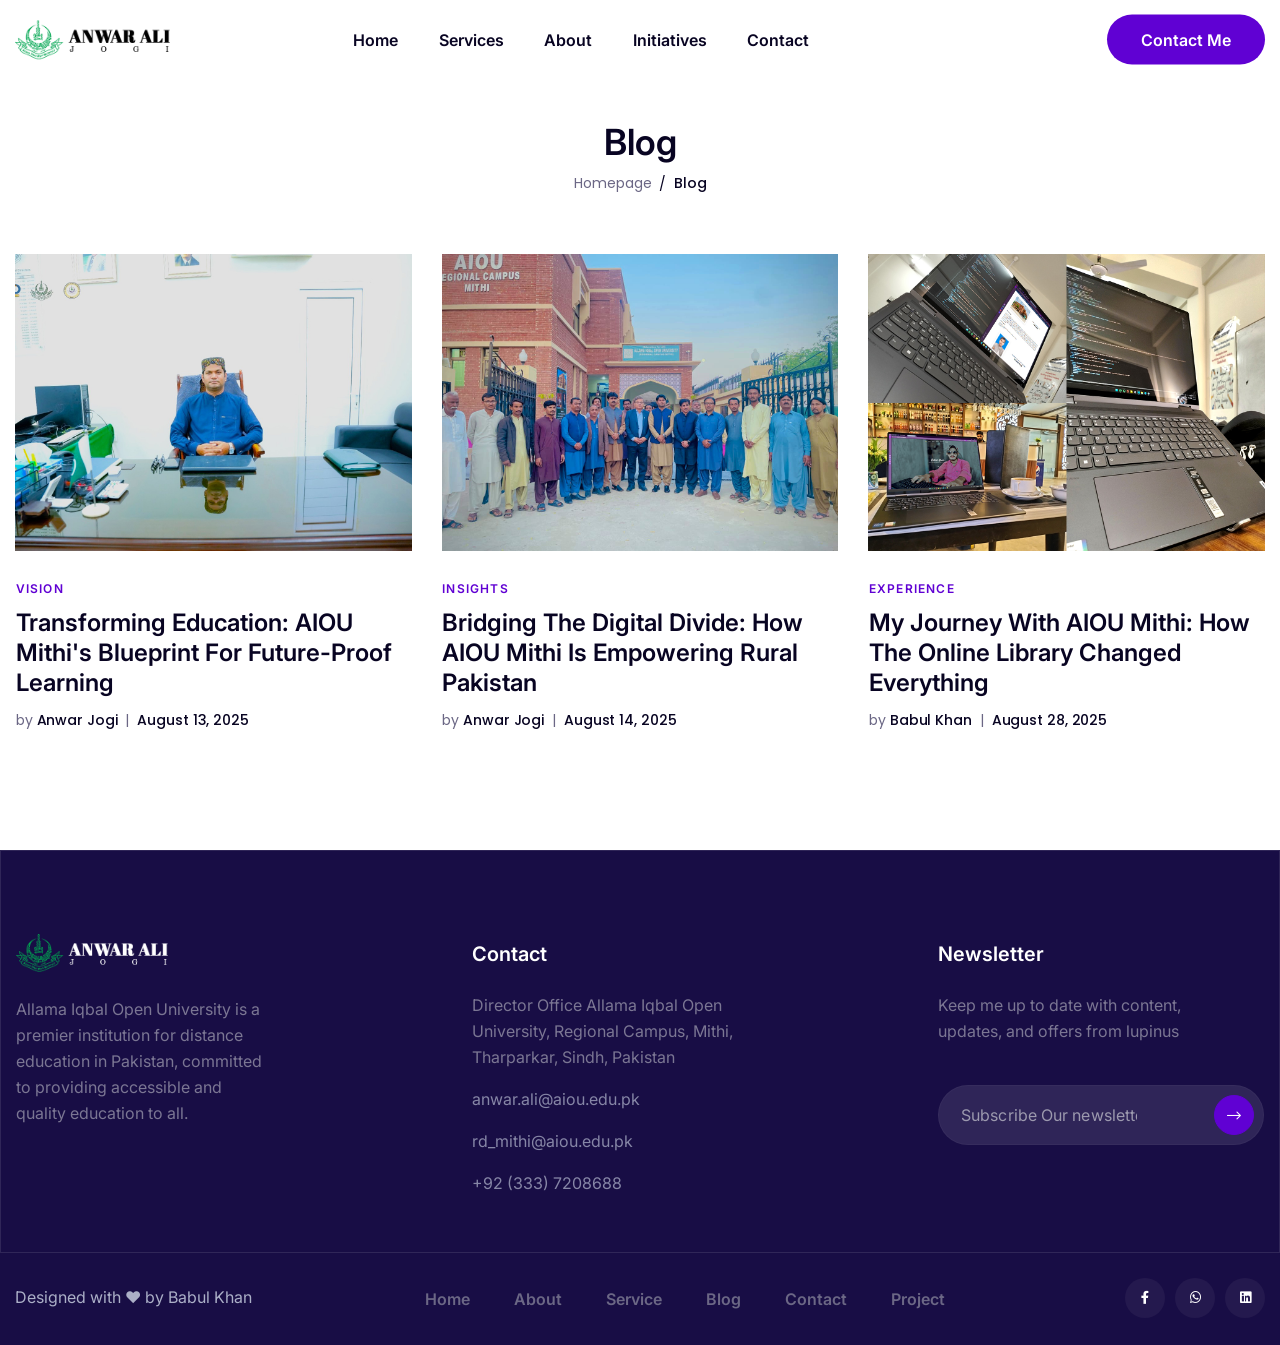
<file: blog.html>
<!DOCTYPE html>
<head>
    <meta charset="utf-8">
    <meta name="viewport" content="width=device-width, initial-scale=1.0">

    <title>Blog | Anwar Jogi</title>
    <meta name="description" content="Regional Director AIOU Mithi">
    <meta name="keywords" content="Education, Digital Learning, AIOU Mithi, Innovation">

    <!-- Open Graph -->
    <meta property="og:type" content="article">
    <meta property="og:site_name" content="Anwar Jogi">
    <meta property="og:title" content="Blog | Anwar Jogi">
    <meta property="og:description" content="Regional Director AIOU Mithi">
    <meta property="og:url" content="https://jogianwar.github.io/blog.html">
    <meta property="og:image" content="https://jogianwar.github.io/assets/images/blog/blog-live.jpg">

    <!-- Twitter Card -->
    <meta name="twitter:card" content="summary_large_image">
    <meta name="twitter:title" content="Blog | Anwar Jogi">
    <meta name="twitter:description" content="Regional Director AIOU Mithi">
    <meta name="twitter:image" content="https://jogianwar.github.io/assets/images/blog/blog-live.jpg">


    <!-- CSS -->
    <link rel="stylesheet" type="text/css" href="assets/dist/style.css">
    <link rel="stylesheet" type="text/css" href="assets/dist/responsive.css">
    
    <!-- Favicon and Touch Icons  -->
    <link rel="shortcut icon" href="assets/icon/Favicon.png">
    <link rel="apple-touch-icon-precomposed" href="assets/icon/Favicon.png">

</head>

<body class="body header-fixed">

    <!-- preloade -->
    <div class="preload preload-container">
        <!-- <div class="preload-logo"></div> -->
          <div class="e-loadholder">
            <div class="m-loader">
                <span class="e-text">Loading</span>
            </div>
        </div>
    </div>
    <!-- /preload -->

    <div id="wrapper">
        <div id="page" class="clearfix">

            <header id="header_main" class="header_1 js-header">
                <div class="themes-container ">
                    <div class="row">
                        <div class="col-md-12">                              
                            <div id="site-header-inner"> 
                                <div class="wrap-box relative">
                                    <div id="site-logo" class="clearfix">
                                        <div id="site-logo-inner">
                                            <a href="index.html" rel="home" class="main-logo">
                                                <img id="logo_header" src="assets/images/logo/logo.png" alt="img" width="155" height="46">
                                            </a>
                                        </div>
                                    </div>
                                    <div class="mobile-button"><span></span></div><!-- /.mobile-button -->
                                    <nav id="main-nav" class="main-nav">
                                        <ul id="menu-primary-menu" class="menu">
                                            <li class="menu-item">
                                                <a href="index.html">Home</a>
                                                <!-- <ul class="sub-menu">
                                                    <li class="menu-item "><a href="index.html">Home V1</a></li>
                                                    <li class="menu-item"><a href="home2.html">Home V2</a></li>
                                                </ul> -->
                                            </li>
                                                                                    
                                            <li class="menu-item">
                                                <a href="./#service"> Services</a>
                                            </li>

                                            <li class="menu-item ">
                                                <a href="./#about">About</a>                                       
                                            </li>

                                            <li class="menu-item ">
                                                <a href="./#initiatives"> Initiatives</a>                                       
                                            </li>

                                            <!-- <li class="menu-item menu-item-has-children current-menu-item">                                       
                                                <a href="./#blog">Blog</a>
                                                <ul class="sub-menu">                                                 
                                                    <li class="menu-item current-item"><a href="blog.html">Blog</a></li>
                                                    <li class="menu-item"><a href="blog-standard.html">Blog Standard</a></li> 
                                                    <li class="menu-item"><a href="blog-details.html">Blog Details</a></li>                                                    
                                                    <li class="menu-item"><a href="blog-details-sidebar.html">Blog Details Sidebar</a></li> 
                                                </ul>
                                            </li>                                        -->
                                            
                                            <li class="menu-item">
                                                <a href="./#contact">Contact</a>                                        
                                            </li>
                                        </ul>
                                    </nav><!-- /#main-nav -->   
                                    <div class="flat-button-top">                                      
                                        <div class="sc-btn-top" id="site-header">
                                            <a href="#" class="btn-action"><span>Contact me
                                            </span></a>
                                        </div>                                     
                                    </div>
                                    
                                </div> 
                            </div>
                        </div>
                    </div>
                </div>
            </header>
                
            <!-- title page -->
            <section class="flat-title-page inner">
                <div class="container">
                    <div class="row">
                        <div class="col-md-12">
                            <div class="page-title-heading center">
                                <h2 class="heading text-color-2">Blog</h2>
                                <div class="title-inner link-style-2">
                                    <h5 class=""><a class="home fw-4" href="index.html">Homepage</a><span>Blog</span></h5>
                                </div>
                            </div>                        
                        </div>
                    </div>
                </div>                    
            </section>

            <section class="flat-blog">
                <div class="themes-container">
                    <div class="row">
                        <div class="col-lg-4 col-md-4 col-sm-12">
                            <div class="blog-box tf-img hover-img hv-one">
                                <div class="media img-style ">
                                    <img class="img-item" src="assets/images/blog/blog-1/blog-1.jpg" alt="">
                                    <span class="hover-one"></span>
                                </div>  
                                <div class="content">
                                    <h6 class="text-u">VISION</h6>                                                                
                                    <h3 class="text-t"><a href="./blog1.html">Transforming Education: AIOU Mithi's Blueprint for Future-Proof Learning</a></h3>
                                    <div class="meta texts-p"> by <a href="./blog1.html" class="user">Anwar Jogi </a>  <a href="./blog1.html" class="">August 13, 2025</a> </div>  
                                </div>                                                                 
                            </div>                        
                        </div>
                                   
                        <div class="col-lg-4 col-md-4 col-sm-12">
                            <div class="blog-box tf-img hover-img hv-one">
                                <div class="media img-style ">
                                    <img class="img-item" src="assets/images/blog/blog-2/blog-2.jpg" alt="">
                                    <span class="hover-one"></span>
                                </div>  
                                <div class="content">
                                    <h6 class="text-u">INSIGHTS</h6>                                                                
                                    <h3 class="text-t"><a href="./blog2.html">Bridging the Digital Divide: How AIOU Mithi Is Empowering Rural Pakistan</a></h3>
                                    <div class="meta texts-p"> by <a href="./blog2.html" class="user">Anwar Jogi </a>  <a href="./blog2.html" class="">August 14, 2025</a> </div>  
                                </div>                                                                 
                            </div>                        
                        </div>
                        <div class="col-lg-4 col-md-4 col-sm-12">
                            <div class="blog-box tf-img hover-img hv-one ">
                                <div class="media img-style ">
                                    <img class="img-item" src="assets/images/blog/blog-3/blog-3.jpg" alt="">
                                    <span class="hover-one"></span>
                                </div>  
                                <div class="content">
                                    <h6 class="text-u">EXPERIENCE</h6>                                                                
                                    <h3 class="text-t"><a href="./blog3.html">My Journey with AIOU Mithi: How the Online Library Changed Everything</a></h3>
                                    <div class="meta texts-p"> by <a href="https://devbabul.github.io" class="user">Babul Khan </a>  <a href="./blog3.html" class="">August 28, 2025</a> </div>  
                                </div>                                                                 
                            </div>                        
                        </div>
                    </div>
                </div>
            </section>

           <!-- Footer -->
           <footer id="footer" class="clearfix page">
            <div class="themes-container">
                <div class="row">
                    <div class="col-lg-4 col-md-4 col-12">
                        <div class="widget widget-logo">
                            <div class="flat-box">
                                <div class="logo-footer style" id="logo-footer">
                                    <a href="index.html">
                                        <img id="logo_footer" src="assets/images/logo/logo-footer.png" alt="img" width="152" height="45">
                                    </a>
                                </div>
                                <p class="sub-widget-logo">Allama Iqbal Open University is a premier institution for distance education in Pakistan, committed to providing accessible and quality education to all.</p>                             
                            </div>                        
                        </div>
                    </div>
                    
                    <div class="col-lg-4 col-md-4 col-12">
                        <div class="widget widget-menu style-2">
                            <h4 class="title-widget">Contact</h4>                      
                            <p class="">Director Office Allama Iqbal Open University, Regional Campus, Mithi, Tharparkar, Sindh, Pakistan</p>     
                            <p><a class="email" href="mailto:anwar.ali@aiou.edu.pk">anwar.ali@aiou.edu.pk</a></p>
                            <p><a class="email" href="mailto:rd_mithi@aiou.edu.pk">rd_mithi@aiou.edu.pk</a></p>
                            <p><a class="phone" href="tel:+923337208688">+92 (333) 7208688</a></p>
                        </div>
                    </div>
                    
                    <div class="col-lg-4 col-md-4 col-12">
                        <div class="widget widget-menu style-3">
                            <h4 class="title-widget">Newsletter</h4>                         
                            <p class="">Keep me up to date with content, updates, and offers from lupinus</p>  
                            <div class="widget-subcribe ">                     
                                <div class="form-subcribe">
                                    <form id="subscribe-form" action="#" method="GET" accept-charset="utf-8" class="form-submit">
                                        <input name="text" value="" class="text" type="text" placeholder="Subscribe Our newsletter" required="">
                                        <button id="submit" name="submit" type="submit" class="btn-1 btn-8"> 
                                            <span><i class="fal fa-long-arrow-right"></i></span>
                                        </button>
                                    </form>
                                </div>
                            </div> 
                        </div>
                    </div>
                </div>
            </div>
            </footer><!-- /#footer -->

            <div class="widget-social-footer">
                <div class="themes-container">
                    <div class="row">
                        <div class="col-lg-3 col-md-12 col-sm-12">
                            <p class="title-bottom"> Designed with ❤️ by <a href="https://devbabul.github.io">Babul Khan</a></p>
                        </div>
                        <div class="col-lg-6 col-md-12 col-sm-12">
                            <div class="wrap-list">
                                <ul class="text-color-1 flex"> 
                                    <li><h5><a href="index.html"> Home</a></h5></li>
                                    <li><h5><a href="./#about">About</a> </h5>  </li>
                                    <li><h5><a href="./#service">Service</a> </h5> </li>
                                    <li><h5><a href="./#blog">Blog</a></h5></li>
                                    <li><h5><a href="./#contact">Contact</a> </h5> </li>
                                    <li><h5><a href="./#project">Project</a></h5> </li>
                                </ul>
                            </div>                      
                        </div>
                        <div class="col-lg-3 col-md-12 col-sm-12">
                            <div class="icon-bottom text-color-1">
                                <a href="https://web.facebook.com/rotary.anwar/" target="_blank"><i class="fab fa-facebook-f"></i></a>
                                <a href="https://wa.me/923337208688/" target="_blank"><i class="fab fa-whatsapp"></i></a>
                                <a href="https://www.linkedin.com/in/rtn-anwar-jogi-993bb6191/" target="_blank"><i class="fab fa-linkedin"></i></a>
                            </div>
                        </div>
                    </div>
                </div>
            </div>
           
        <!-- Bottom -->
        </div>
        <!-- /#page -->
    </div>
    <!-- /#wrapper -->

    <a id="scroll-top"></a>

    <!-- Javascript -->

    <script src="assets/js/jquery.min.js"></script>
    <script src="assets/js/jquery.easing.js"></script>
    <script src="assets/js/bootstrap.min.js"></script>
    <script src="assets/js/swiper-bundle.min.js"></script>

    <script src="assets/js/plugin.js"></script>
    <script src="assets/js/shortcodes.js"></script>
    <script src="assets/js/main.js"></script>

</body>

</html>
</file>
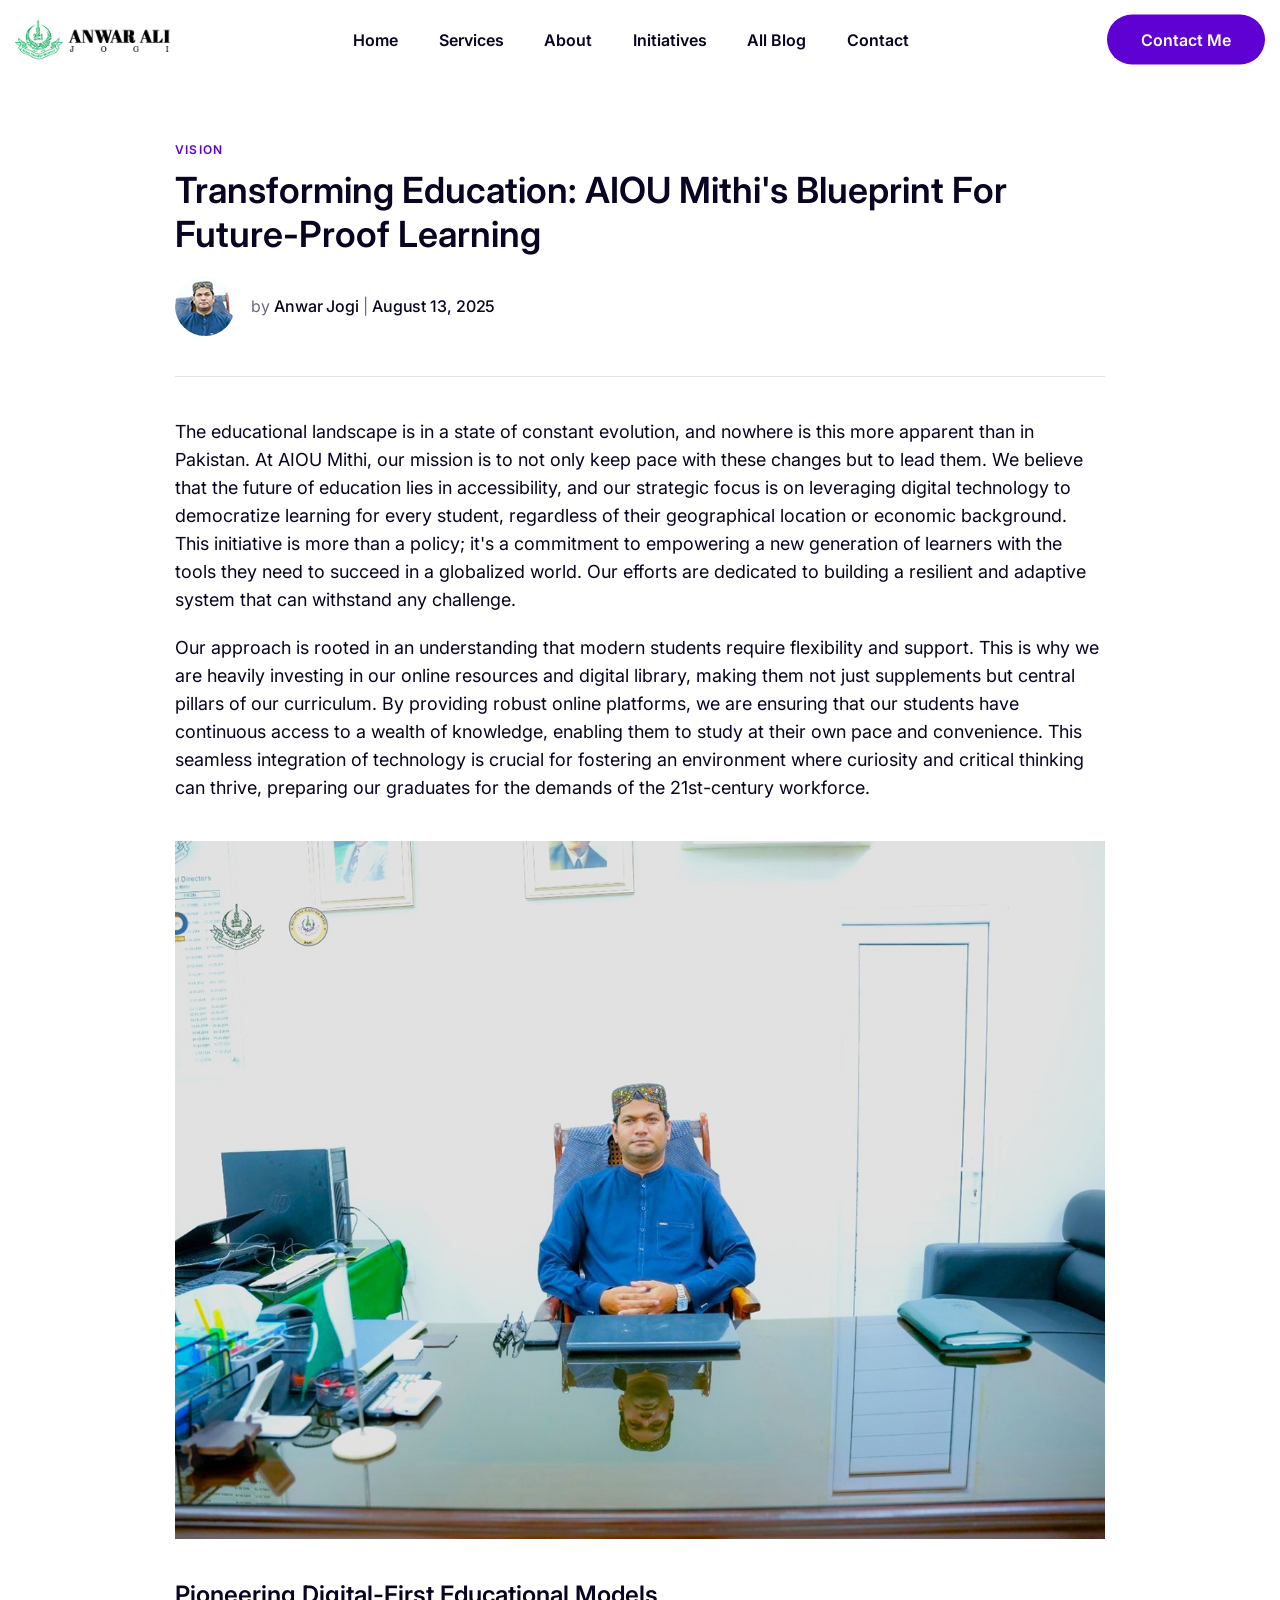
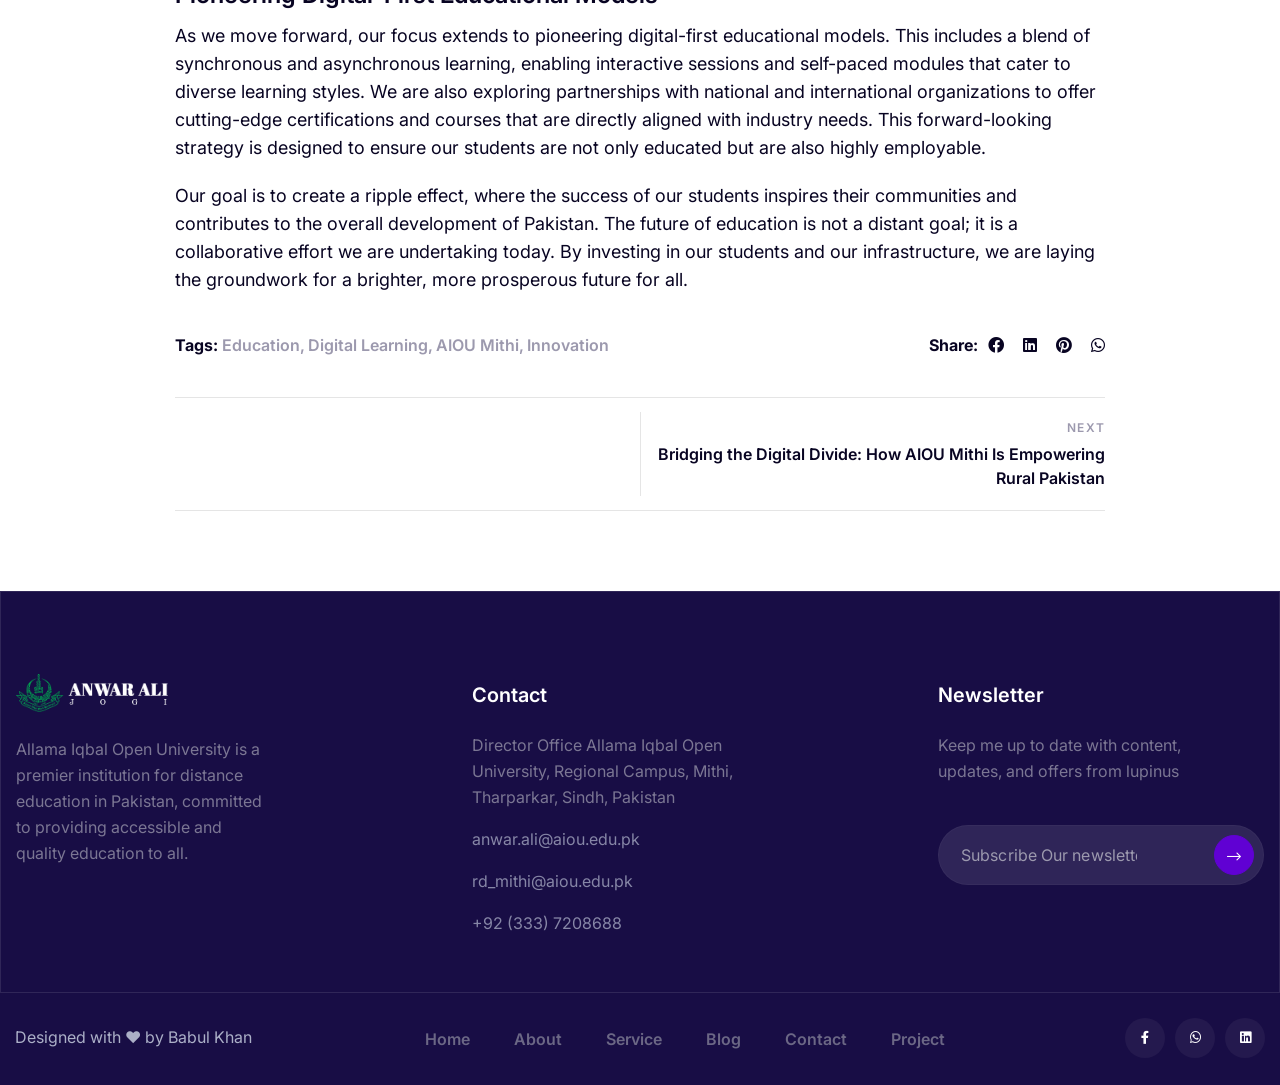
<file: blog1.html>
<!DOCTYPE html>
<html lang="en">

<head>
    <meta charset="utf-8">
    <meta name="viewport" content="width=device-width, initial-scale=1.0">

    <title>Blog 1 | Anwar Jogi</title>
    <meta name="description" content="Regional Director AIOU Mithi">
    <meta name="keywords" content="Education, Digital Learning, AIOU Mithi, Innovation">

    <!-- Open Graph -->
    <meta property="og:type" content="article">
    <meta property="og:site_name" content="Anwar Jogi">
    <meta property="og:title" content="Blog 1 | Anwar Jogi">
    <meta property="og:description" content="Regional Director AIOU Mithi">
    <meta property="og:url" content="https://jogianwar.github.io/blog-1.html">
    <meta property="og:image" content="https://jogianwar.github.io/assets/images/blog/blog-1/blog-1-live.jpg">

    <!-- Twitter Card -->
    <meta name="twitter:card" content="summary_large_image">
    <meta name="twitter:title" content="Blog 1 | Anwar Jogi">
    <meta name="twitter:description" content="Regional Director AIOU Mithi">
    <meta name="twitter:image" content="https://jogianwar.github.io/assets/images/blog/blog-1/blog-1-live.jpg">


    <!-- CSS -->
    <link rel="stylesheet" type="text/css" href="assets/dist/style.css">
    <link rel="stylesheet" type="text/css" href="assets/dist/responsive.css">
    
    <!-- Favicon and Touch Icons  -->
    <link rel="shortcut icon" href="assets/icon/Favicon.png">
    <link rel="apple-touch-icon-precomposed" href="assets/icon/Favicon.png">
</head>

<body class="body header-fixed">

    <!-- preloade -->
    <div class="preload preload-container">
        <!-- <div class="preload-logo"></div> -->
          <div class="e-loadholder">
            <div class="m-loader">
                <span class="e-text">Loading</span>
            </div>
        </div>
    </div>
    <!-- /preload -->

    <div id="wrapper">
        <div id="page" class="clearfix">

            <header id="header_main" class="header_1 js-header">
                <div class="themes-container ">
                    <div class="row">
                        <div class="col-md-12">                              
                            <div id="site-header-inner"> 
                                <div class="wrap-box relative">
                                    <div id="site-logo" class="clearfix">
                                        <div id="site-logo-inner">
                                            <a href="index.html" rel="home" class="main-logo">
                                                <img id="logo_header" src="assets/images/logo/logo.png" alt="img" width="155" height="46">
                                            </a>
                                        </div>
                                    </div>
                                    <div class="mobile-button"><span></span></div><!-- /.mobile-button -->
                                    <nav id="main-nav" class="main-nav">
                                        <ul id="menu-primary-menu" class="menu">
                                            <li class="menu-item">
                                                <a href="index.html">Home</a>
                                                <!-- <ul class="sub-menu">
                                                    <li class="menu-item "><a href="index.html">Home V1</a></li>
                                                    <li class="menu-item"><a href="home2.html">Home V2</a></li>
                                                </ul> -->
                                            </li>
                                                                                    
                                            <li class="menu-item">
                                                <a href="./#service"> Services</a>
                                            </li>

                                            <li class="menu-item ">
                                                <a href="./#about">About</a>                                       
                                            </li>

                                            <li class="menu-item ">
                                                <a href="./#initiatives"> Initiatives</a>                                       
                                            </li>

                                            <li class="menu-item ">
                                                <a href="./blog.html"> All Blog</a>                                       
                                            </li>

                                            <!-- <li class="menu-item menu-item-has-children current-menu-item">                                       
                                                <a href="./#blog">Blog</a>
                                                <ul class="sub-menu">                                                 
                                                    <li class="menu-item current-item"><a href="blog.html">Blog</a></li>
                                                    <li class="menu-item"><a href="blog-standard.html">Blog Standard</a></li> 
                                                    <li class="menu-item"><a href="blog-details.html">Blog Details</a></li>                                                    
                                                    <li class="menu-item"><a href="blog-details-sidebar.html">Blog Details Sidebar</a></li> 
                                                </ul>
                                            </li>                                        -->
                                            
                                            <li class="menu-item">
                                                <a href="./#contact">Contact</a>                                        
                                            </li>
                                        </ul>
                                    </nav><!-- /#main-nav -->   
                                    <div class="flat-button-top">                                      
                                        <div class="sc-btn-top" id="site-header">
                                            <a href="#" class="btn-action"><span>Contact me
                                            </span></a>
                                        </div>                                     
                                    </div>
                                    
                                </div> 
                            </div>
                        </div>
                    </div>
                </div>

            </header>
                
            <!-- img blog detail -->
            <!-- <section class="image-details"> -->

            <!-- </section> -->

            <!-- blog details -->
            <section class="flat-blog-details">
                <div class="container">
                    <div class="row">
                        <div class="col-lg-12 col-md-12 col-sm-12">
                            <div class="post">
                                <div class="heading-post">
                                    <h6 class="text-u text-color-3 ls-01">VISION</h6>                                                                
                                    <h2 class="text-t">Transforming Education: AIOU Mithi's Blueprint for Future-Proof Learning</h2>
                                    <div class="box-meta flex-three">
                                        <img src="assets/images/blog/avatar-blog-anwar.jpg" alt=""> 
                                        <div class="meta texts-p"> by <a href="./blog.html" class="user">Anwar Jogi </a>  <a href="#" class="">August 13, 2025</a> </div> 
                                    </div>
                                </div>
                                <p class="text p-18 ">The educational landscape is in a state of constant evolution, and nowhere is this more apparent than in Pakistan. At AIOU Mithi, our mission is to not only keep pace with these changes but to lead them. We believe that the future of education lies in accessibility, and our strategic focus is on leveraging digital technology to democratize learning for every student, regardless of their geographical location or economic background. This initiative is more than a policy; it's a commitment to empowering a new generation of learners with the tools they need to succeed in a globalized world. Our efforts are dedicated to building a resilient and adaptive system that can withstand any challenge.</p>
                                <p class="text-2 p-18 ">Our approach is rooted in an understanding that modern students require flexibility and support. This is why we are heavily investing in our online resources and digital library, making them not just supplements but central pillars of our curriculum. By providing robust online platforms, we are ensuring that our students have continuous access to a wealth of knowledge, enabling them to study at their own pace and convenience. This seamless integration of technology is crucial for fostering an environment where curiosity and critical thinking can thrive, preparing our graduates for the demands of the 21st-century workforce.</p>
                            
                                <img class="img-item" src="./assets/images/blog/blog-1/blog-1.jpg" alt="">
                                <h3 class="text-t">Pioneering Digital-First Educational Models</h3>
                                <p class="text p-18 ">As we move forward, our focus extends to pioneering digital-first educational models. This includes a blend of synchronous and asynchronous learning, enabling interactive sessions and self-paced modules that cater to diverse learning styles. We are also exploring partnerships with national and international organizations to offer cutting-edge certifications and courses that are directly aligned with industry needs. This forward-looking strategy is designed to ensure our students are not only educated but are also highly employable.</p>
                                <p class="text-3 p-18 ">Our goal is to create a ripple effect, where the success of our students inspires their communities and contributes to the overall development of Pakistan. The future of education is not a distant goal; it is a collaborative effort we are undertaking today. By investing in our students and our infrastructure, we are laying the groundwork for a brighter, more prosperous future for all.</p>    
                                <div class="box-item flex-two">
                                    <div class="tags flex-three ">
                                        <h5 class="title-tag fs-16 fw-7">Tags:</h5>
                                        <div class="flex fs-16 fw-6 link-style-2">
                                            <a href="#">Education</a>
                                            <a href="#">Digital Learning</a>
                                            <a href="#">AIOU Mithi</a>
                                            <a href="#">Innovation</a>
                                        </div>                                         
                                    </div> 
                                    <div class="share flex-three ">
                                        <h5 class="title-share fs-16 fw-7">Share:</h5>                                         
                                        <div class="icon-share">
                                            <a id="fb"><i class="fab fa-facebook"></i></a>
                                            <a id="li"><i class="fab fa-linkedin"></i></a>
                                            <a id="pt"><i class="fab fa-pinterest"></i></a>
                                            <a id="wa"><i class="fab fa-whatsapp"></i></a>                                         
                                        </div>
                                    </div>
                                </div>
                                <div class="button-pagination flex-one">
                                    <div class="inner inner-1">
                                        <!-- <div class="btn-pagi text-u link-style-2"><a href="#" >Previous</a></div>
                                        <h4 class="fs-16"><a href="#">I Couldn’t Help But Splurge On These Epic Fall Finds</a> </h4> -->
                                    </div>
                                    <div class="inner inner-2">
                                        <div class="btn-pagi text-u link-style-2"><a href="./blog2.html" >Next</a></div>
                                        <h4 class="fs-16"><a href="./blog2.html">Bridging the Digital Divide: How AIOU Mithi Is Empowering Rural Pakistan</a></h4>
                                    </div>                                      
                                </div>                                                                                
                            </div>                        
                        </div>
                    </div>
                </div>
            </section>

           <!-- Footer -->
           <footer id="footer" class="clearfix page">
            <div class="themes-container">
                <div class="row">
                    <div class="col-lg-4 col-md-4 col-12">
                        <div class="widget widget-logo">
                            <div class="flat-box">
                                <div class="logo-footer style" id="logo-footer">
                                    <a href="index.html">
                                        <img id="logo_footer" src="assets/images/logo/logo-footer.png" alt="img" width="152" height="45">
                                    </a>
                                </div>
                                <p class="sub-widget-logo">Allama Iqbal Open University is a premier institution for distance education in Pakistan, committed to providing accessible and quality education to all.</p>                             
                            </div>                        
                        </div>
                    </div>
                    
                    <div class="col-lg-4 col-md-4 col-12">
                        <div class="widget widget-menu style-2">
                            <h4 class="title-widget">Contact</h4>                      
                            <p class="">Director Office Allama Iqbal Open University, Regional Campus, Mithi, Tharparkar, Sindh, Pakistan</p>     
                            <p><a class="email" href="mailto:anwar.ali@aiou.edu.pk">anwar.ali@aiou.edu.pk</a></p>
                            <p><a class="email" href="mailto:rd_mithi@aiou.edu.pk">rd_mithi@aiou.edu.pk</a></p>
                            <p><a class="phone" href="tel:+923337208688">+92 (333) 7208688</a></p>              
                        </div>
                    </div>
                    
                    <div class="col-lg-4 col-md-4 col-12">
                        <div class="widget widget-menu style-3">
                            <h4 class="title-widget">Newsletter</h4>                         
                            <p class="">Keep me up to date with content, updates, and offers from lupinus</p>  
                            <div class="widget-subcribe ">                     
                                <div class="form-subcribe">
                                    <form id="subscribe-form" action="#" method="GET" accept-charset="utf-8" class="form-submit">
                                        <input name="text" value="" class="text" type="text" placeholder="Subscribe Our newsletter" required="">
                                        <button id="submit" name="submit" type="submit" class="btn-1 btn-8"> 
                                            <span><i class="fal fa-long-arrow-right"></i></span>
                                        </button>
                                    </form>
                                </div>
                            </div> 
                        </div>
                    </div>
                </div>
            </div>
            </footer><!-- /#footer -->

            <div class="widget-social-footer">
                <div class="themes-container">
                    <div class="row">
                        <div class="col-lg-3 col-md-12 col-sm-12">
                            <p class="title-bottom"> Designed with ❤️ by <a href="https://devbabul.github.io">Babul Khan</a></p>
                        </div>
                        <div class="col-lg-6 col-md-12 col-sm-12">
                            <div class="wrap-list">
                                <ul class="text-color-1 flex"> 
                                    <li><h5><a href="index.html"> Home</a></h5></li>
                                    <li><h5><a href="./#about">About</a> </h5>  </li>
                                    <li><h5><a href="./#service">Service</a> </h5> </li>
                                    <li><h5><a href="./#blog">Blog</a></h5></li>
                                    <li><h5><a href="./#contact">Contact</a> </h5> </li>
                                    <li><h5><a href="./#project">Project</a></h5> </li>
                                </ul>
                            </div>                      
                        </div>
                        <div class="col-lg-3 col-md-12 col-sm-12">
                            <div class="icon-bottom text-color-1">
                                <a href="https://web.facebook.com/rotary.anwar/" target="_blank"><i class="fab fa-facebook-f"></i></a>
                                <a href="https://wa.me/923337208688/" target="_blank"><i class="fab fa-whatsapp"></i></a>
                                <a href="https://www.linkedin.com/in/rtn-anwar-jogi-993bb6191/" target="_blank"><i class="fab fa-linkedin"></i></a>
                            </div>
                        </div>
                    </div>
                </div>
            </div>
           
        <!-- Bottom -->
        </div>
        <!-- /#page -->
    </div>
    <!-- /#wrapper -->

    <a id="scroll-top"></a>

    <!-- Javascript -->

    <script src="assets/js/jquery.min.js"></script>
    <script src="assets/js/jquery.easing.js"></script>
    <script src="assets/js/bootstrap.min.js"></script>
    <script src="assets/js/swiper-bundle.min.js"></script>

    <script src="assets/js/plugin.js"></script>
    <script src="assets/js/shortcodes.js"></script>
    <script src="assets/js/main.js"></script>

    <script>
        const pageUrl = encodeURIComponent(window.location.href);
        const pageTitle = encodeURIComponent(document.title);

        document.getElementById('fb').href =
            `https://www.facebook.com/sharer/sharer.php?u=${pageUrl}`;

        document.getElementById('li').href =
            `https://www.linkedin.com/sharing/share-offsite/?url=${pageUrl}`;

        document.getElementById('pt').href =
            `https://pinterest.com/pin/create/button/?url=${pageUrl}&description=${pageTitle}`;

        document.getElementById('wa').href =
            `https://api.whatsapp.com/send?text=${pageUrl}`;
    </script>


</body>


</html>
</file>
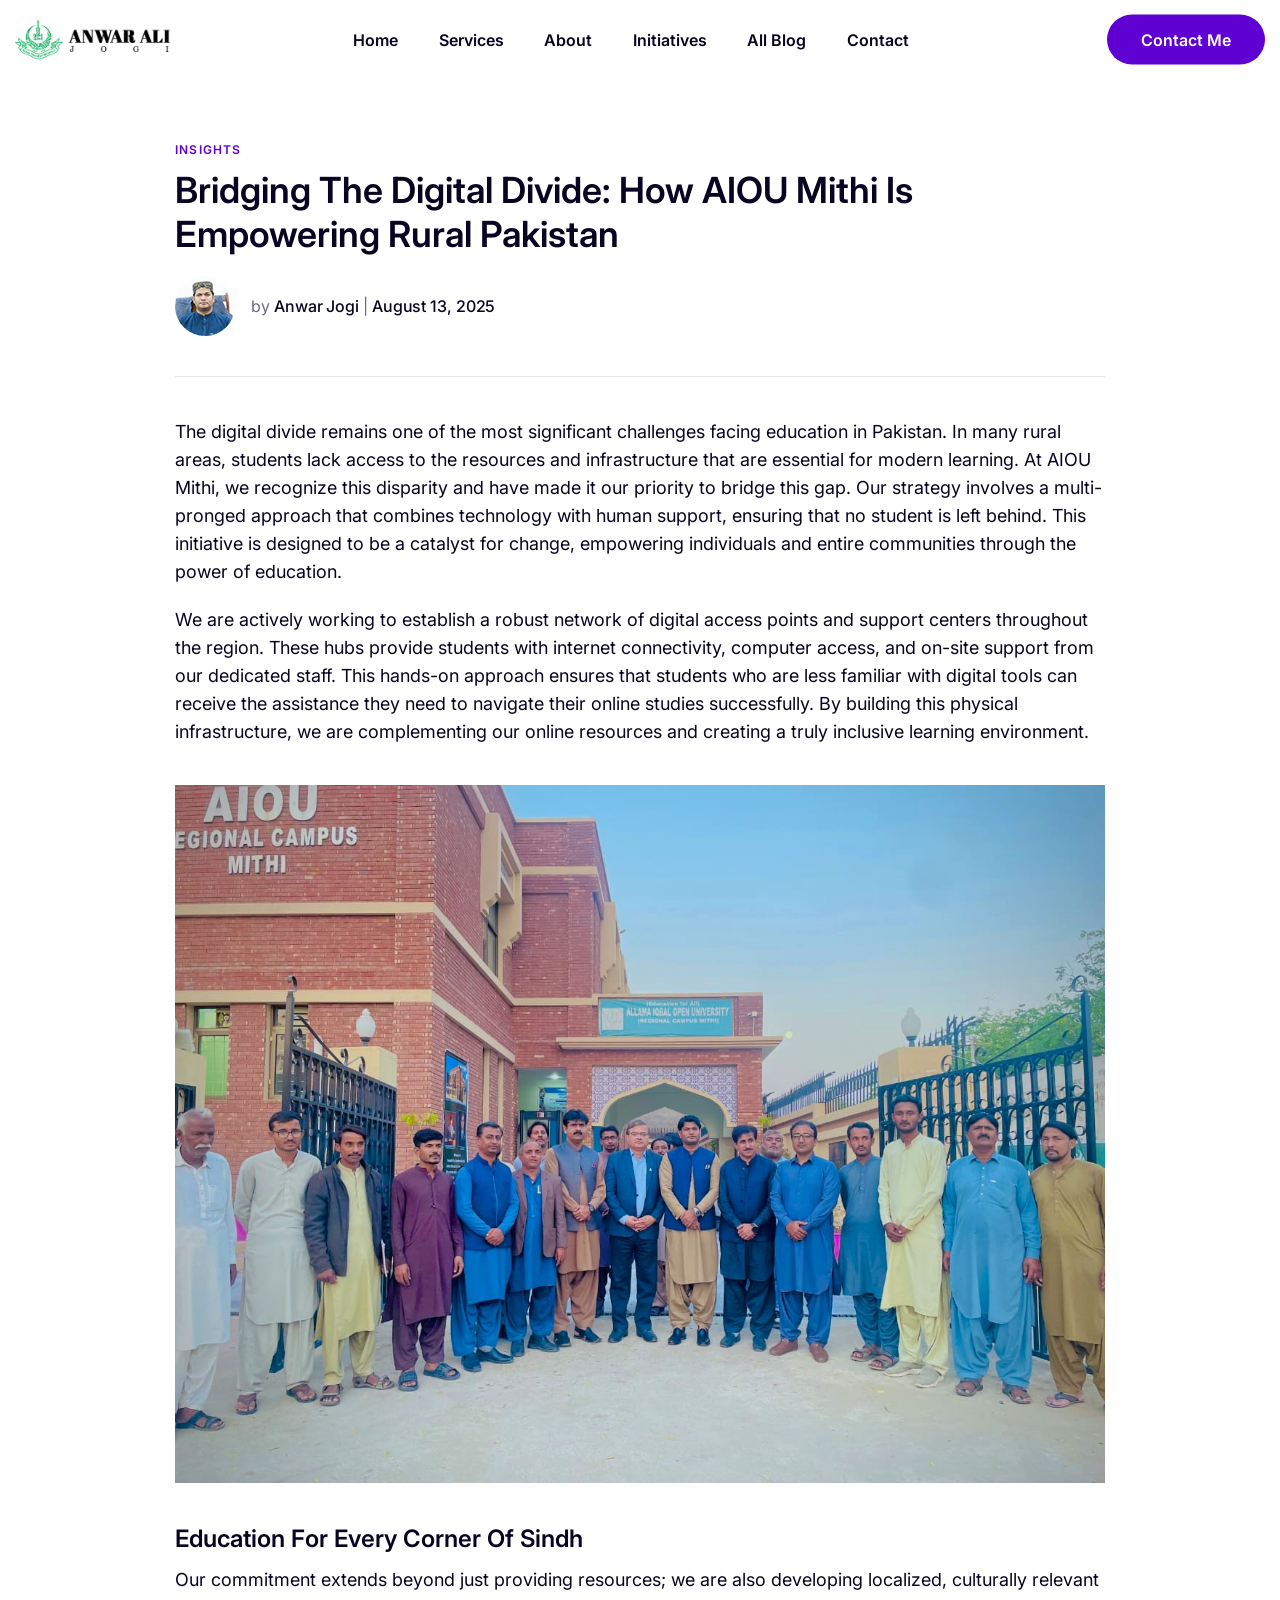
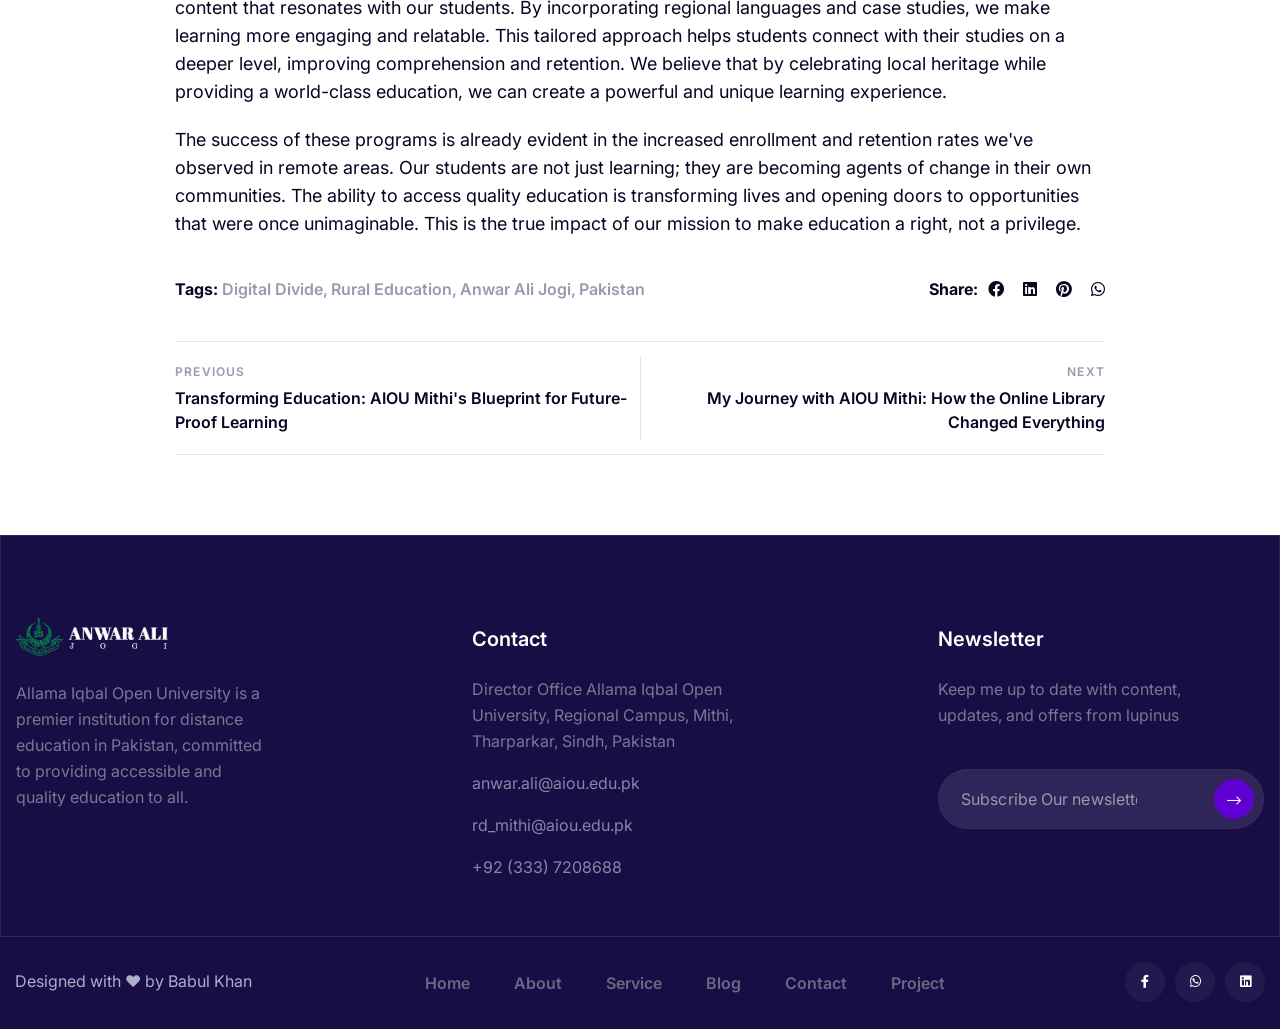
<file: blog2.html>
<!DOCTYPE html>
<html lang="en">

<head>
    <meta charset="utf-8">
    <meta name="viewport" content="width=device-width, initial-scale=1.0">

    <title>Blog 2 | Anwar Jogi</title>
    <meta name="description" content="Regional Director AIOU Mithi">
    <meta name="keywords" content="Digital Divide, Rural Education, Anwar Ali Jogi, Pakistan">

    <!-- Open Graph -->
    <meta property="og:type" content="article">
    <meta property="og:site_name" content="Anwar Jogi">
    <meta property="og:title" content="Blog 2 | Anwar Jogi">
    <meta property="og:description" content="Regional Director AIOU Mithi">
    <meta property="og:url" content="https://jogianwar.github.io/blog-2.html">
    <meta property="og:image" content="https://jogianwar.github.io/assets/images/blog/blog-2/blog-2-live.jpg">

    <!-- Twitter Card -->
    <meta name="twitter:card" content="summary_large_image">
    <meta name="twitter:title" content="Blog 2 | Anwar Jogi">
    <meta name="twitter:description" content="Regional Director AIOU Mithi">
    <meta name="twitter:image" content="https://jogianwar.github.io/assets/images/blog/blog-2/blog-2-live.jpg">


    <!-- CSS -->
    <link rel="stylesheet" type="text/css" href="assets/dist/style.css">
    <link rel="stylesheet" type="text/css" href="assets/dist/responsive.css">
    
    <!-- Favicon and Touch Icons  -->
    <link rel="shortcut icon" href="assets/icon/Favicon.png">
    <link rel="apple-touch-icon-precomposed" href="assets/icon/Favicon.png">
</head>

<body class="body header-fixed">

    <!-- preloade -->
    <div class="preload preload-container">
        <!-- <div class="preload-logo"></div> -->
          <div class="e-loadholder">
            <div class="m-loader">
                <span class="e-text">Loading</span>
            </div>
        </div>
    </div>
    <!-- /preload -->

    <div id="wrapper">
        <div id="page" class="clearfix">

            <header id="header_main" class="header_1 js-header">
                <div class="themes-container ">
                    <div class="row">
                        <div class="col-md-12">                              
                            <div id="site-header-inner"> 
                                <div class="wrap-box relative">
                                    <div id="site-logo" class="clearfix">
                                        <div id="site-logo-inner">
                                            <a href="index.html" rel="home" class="main-logo">
                                                <img id="logo_header" src="assets/images/logo/logo.png" alt="img" width="155" height="46">
                                            </a>
                                        </div>
                                    </div>
                                    <div class="mobile-button"><span></span></div><!-- /.mobile-button -->
                                    <nav id="main-nav" class="main-nav">
                                        <ul id="menu-primary-menu" class="menu">
                                            <li class="menu-item">
                                                <a href="index.html">Home</a>
                                                <!-- <ul class="sub-menu">
                                                    <li class="menu-item "><a href="index.html">Home V1</a></li>
                                                    <li class="menu-item"><a href="home2.html">Home V2</a></li>
                                                </ul> -->
                                            </li>
                                                                                    
                                            <li class="menu-item">
                                                <a href="./#service"> Services</a>
                                            </li>

                                            <li class="menu-item ">
                                                <a href="./#about">About</a>                                       
                                            </li>

                                            <li class="menu-item ">
                                                <a href="./#initiatives"> Initiatives</a>                                       
                                            </li>

                                            <li class="menu-item ">
                                                <a href="./blog.html"> All Blog</a>                                       
                                            </li>


                                            <!-- <li class="menu-item menu-item-has-children current-menu-item">                                       
                                                <a href="./#blog">Blog</a>
                                                <ul class="sub-menu">                                                 
                                                    <li class="menu-item current-item"><a href="blog.html">Blog</a></li>
                                                    <li class="menu-item"><a href="blog-standard.html">Blog Standard</a></li> 
                                                    <li class="menu-item"><a href="blog-details.html">Blog Details</a></li>                                                    
                                                    <li class="menu-item"><a href="blog-details-sidebar.html">Blog Details Sidebar</a></li> 
                                                </ul>
                                            </li>                                        -->
                                            
                                            <li class="menu-item">
                                                <a href="./#contact">Contact</a>                                        
                                            </li>
                                        </ul>
                                    </nav><!-- /#main-nav -->   
                                    <div class="flat-button-top">                                      
                                        <div class="sc-btn-top" id="site-header">
                                            <a href="#" class="btn-action"><span>Contact me
                                            </span></a>
                                        </div>                                     
                                    </div>
                                    
                                </div> 
                            </div>
                        </div>
                    </div>
                </div>

            </header>
                
            <!-- img blog detail -->
            <!-- <section class="image-details"> -->

            <!-- </section> -->

            <!-- blog details -->
            <section class="flat-blog-details">
                <div class="container">
                    <div class="row">
                        <div class="col-lg-12 col-md-12 col-sm-12">
                            <div class="post">
                                <div class="heading-post">
                                    <h6 class="text-u text-color-3 ls-01">INSIGHTS</h6>                                                                
                                    <h2 class="text-t">Bridging the Digital Divide: How AIOU Mithi Is Empowering Rural Pakistan</h2>
                                    <div class="box-meta flex-three">
                                        <img src="assets/images/blog/avatar-blog-anwar.jpg" alt=""> 
                                        <div class="meta texts-p"> by <a href="./blog.html" class="user">Anwar Jogi </a>  <a href="#" class="">August 13, 2025</a> </div> 
                                    </div>
                                </div>
                                <p class="text p-18 ">The digital divide remains one of the most significant challenges facing education in Pakistan. In many rural areas, students lack access to the resources and infrastructure that are essential for modern learning. At AIOU Mithi, we recognize this disparity and have made it our priority to bridge this gap. Our strategy involves a multi-pronged approach that combines technology with human support, ensuring that no student is left behind. This initiative is designed to be a catalyst for change, empowering individuals and entire communities through the power of education.</p>
                                <p class="text-2 p-18 ">We are actively working to establish a robust network of digital access points and support centers throughout the region. These hubs provide students with internet connectivity, computer access, and on-site support from our dedicated staff. This hands-on approach ensures that students who are less familiar with digital tools can receive the assistance they need to navigate their online studies successfully. By building this physical infrastructure, we are complementing our online resources and creating a truly inclusive learning environment.</p>
                            
                                <img class="img-item" src="./assets/images/blog/blog-2/blog-2.jpg" alt="">
                                <h3 class="text-t">Education for Every Corner of Sindh</h3>
                                <p class="text p-18 ">Our commitment extends beyond just providing resources; we are also developing localized, culturally relevant content that resonates with our students. By incorporating regional languages and case studies, we make learning more engaging and relatable. This tailored approach helps students connect with their studies on a deeper level, improving comprehension and retention. We believe that by celebrating local heritage while providing a world-class education, we can create a powerful and unique learning experience.</p>
                                <p class="text-3 p-18 ">The success of these programs is already evident in the increased enrollment and retention rates we've observed in remote areas. Our students are not just learning; they are becoming agents of change in their own communities. The ability to access quality education is transforming lives and opening doors to opportunities that were once unimaginable. This is the true impact of our mission to make education a right, not a privilege.</p>
                                <div class="box-item flex-two">
                                    <div class="tags flex-three ">
                                        <h5 class="title-tag fs-16 fw-7">Tags:</h5>
                                        <div class="flex fs-16 fw-6 link-style-2">
                                            <a href="#">Digital Divide</a>
                                            <a href="#">Rural Education</a>
                                            <a href="#">Anwar Ali Jogi</a>
                                            <a href="#">Pakistan</a>
                                        </div>                                         
                                    </div> 
                                    <div class="share flex-three ">
                                        <h5 class="title-share fs-16 fw-7">Share:</h5>                                         
                                        <div class="icon-share">
                                            <a id="fb"><i class="fab fa-facebook"></i></a>
                                            <a id="li"><i class="fab fa-linkedin"></i></a>
                                            <a id="pt"><i class="fab fa-pinterest"></i></a>
                                            <a id="wa"><i class="fab fa-whatsapp"></i></a>                                         
                                        </div>
                                    </div>
                                </div>
                                <div class="button-pagination flex-one">
                                    <div class="inner inner-1">
                                        <div class="btn-pagi text-u link-style-2"><a href="./blog1.html" >Previous</a></div>
                                        <h4 class="fs-16"><a href="./blog1.html">Transforming Education: AIOU Mithi's Blueprint for Future-Proof Learning</a> </h4>
                                    </div>
                                    <div class="inner inner-2">
                                        <div class="btn-pagi text-u link-style-2"><a href="./blog3.html" >Next</a></div>
                                        <h4 class="fs-16"><a href="./blog3.html">My Journey with AIOU Mithi: How the Online Library Changed Everything</a></h4>
                                    </div>                                      
                                </div>                                                                                
                            </div>                        
                        </div>
                    </div>
                </div>
            </section>

           <!-- Footer -->
           <footer id="footer" class="clearfix page">
            <div class="themes-container">
                <div class="row">
                    <div class="col-lg-4 col-md-4 col-12">
                        <div class="widget widget-logo">
                            <div class="flat-box">
                                <div class="logo-footer style" id="logo-footer">
                                    <a href="index.html">
                                        <img id="logo_footer" src="assets/images/logo/logo-footer.png" alt="img" width="152" height="45">
                                    </a>
                                </div>
                                <p class="sub-widget-logo">Allama Iqbal Open University is a premier institution for distance education in Pakistan, committed to providing accessible and quality education to all.</p>                             
                            </div>                        
                        </div>
                    </div>
                    
                    <div class="col-lg-4 col-md-4 col-12">
                        <div class="widget widget-menu style-2">
                            <h4 class="title-widget">Contact</h4>                      
                            <p class="">Director Office Allama Iqbal Open University, Regional Campus, Mithi, Tharparkar, Sindh, Pakistan</p>     
                            <p><a class="email" href="mailto:anwar.ali@aiou.edu.pk">anwar.ali@aiou.edu.pk</a></p>
                            <p><a class="email" href="mailto:rd_mithi@aiou.edu.pk">rd_mithi@aiou.edu.pk</a></p>
                            <p><a class="phone" href="tel:+923337208688">+92 (333) 7208688</a></p>            
                        </div>
                    </div>
                    
                    <div class="col-lg-4 col-md-4 col-12">
                        <div class="widget widget-menu style-3">
                            <h4 class="title-widget">Newsletter</h4>                         
                            <p class="">Keep me up to date with content, updates, and offers from lupinus</p>  
                            <div class="widget-subcribe ">                     
                                <div class="form-subcribe">
                                    <form id="subscribe-form" action="#" method="GET" accept-charset="utf-8" class="form-submit">
                                        <input name="text" value="" class="text" type="text" placeholder="Subscribe Our newsletter" required="">
                                        <button id="submit" name="submit" type="submit" class="btn-1 btn-8"> 
                                            <span><i class="fal fa-long-arrow-right"></i></span>
                                        </button>
                                    </form>
                                </div>
                            </div> 
                        </div>
                    </div>
                </div>
            </div>
            </footer><!-- /#footer -->

            <div class="widget-social-footer">
                <div class="themes-container">
                    <div class="row">
                        <div class="col-lg-3 col-md-12 col-sm-12">
                            <p class="title-bottom"> Designed with ❤️ by <a href="https://devbabul.github.io">Babul Khan</a></p>
                        </div>
                        <div class="col-lg-6 col-md-12 col-sm-12">
                            <div class="wrap-list">
                                <ul class="text-color-1 flex"> 
                                    <li><h5><a href="index.html"> Home</a></h5></li>
                                    <li><h5><a href="./#about">About</a> </h5>  </li>
                                    <li><h5><a href="./#service">Service</a> </h5> </li>
                                    <li><h5><a href="./#blog">Blog</a></h5></li>
                                    <li><h5><a href="./#contact">Contact</a> </h5> </li>
                                    <li><h5><a href="./#project">Project</a></h5> </li>
                                </ul>
                            </div>                      
                        </div>
                        <div class="col-lg-3 col-md-12 col-sm-12">
                            <div class="icon-bottom text-color-1">
                                <a href="https://web.facebook.com/rotary.anwar/" target="_blank"><i class="fab fa-facebook-f"></i></a>
                                <a href="https://wa.me/923337208688/" target="_blank"><i class="fab fa-whatsapp"></i></a>
                                <a href="https://www.linkedin.com/in/rtn-anwar-jogi-993bb6191/" target="_blank"><i class="fab fa-linkedin"></i></a>
                            </div>
                        </div>
                    </div>
                </div>
            </div>
           
        <!-- Bottom -->
        </div>
        <!-- /#page -->
    </div>
    <!-- /#wrapper -->

    <a id="scroll-top"></a>

    <!-- Javascript -->

    <script src="assets/js/jquery.min.js"></script>
    <script src="assets/js/jquery.easing.js"></script>
    <script src="assets/js/bootstrap.min.js"></script>
    <script src="assets/js/swiper-bundle.min.js"></script>

    <script src="assets/js/plugin.js"></script>
    <script src="assets/js/shortcodes.js"></script>
    <script src="assets/js/main.js"></script>

    <script>
        const pageUrl = encodeURIComponent(window.location.href);
        const pageTitle = encodeURIComponent(document.title);

        document.getElementById('fb').href =
            `https://www.facebook.com/sharer/sharer.php?u=${pageUrl}`;

        document.getElementById('li').href =
            `https://www.linkedin.com/sharing/share-offsite/?url=${pageUrl}`;

        document.getElementById('pt').href =
            `https://pinterest.com/pin/create/button/?url=${pageUrl}&description=${pageTitle}`;

        document.getElementById('wa').href =
            `https://api.whatsapp.com/send?text=${pageUrl}`;
    </script>


</body>


</html>
</file>
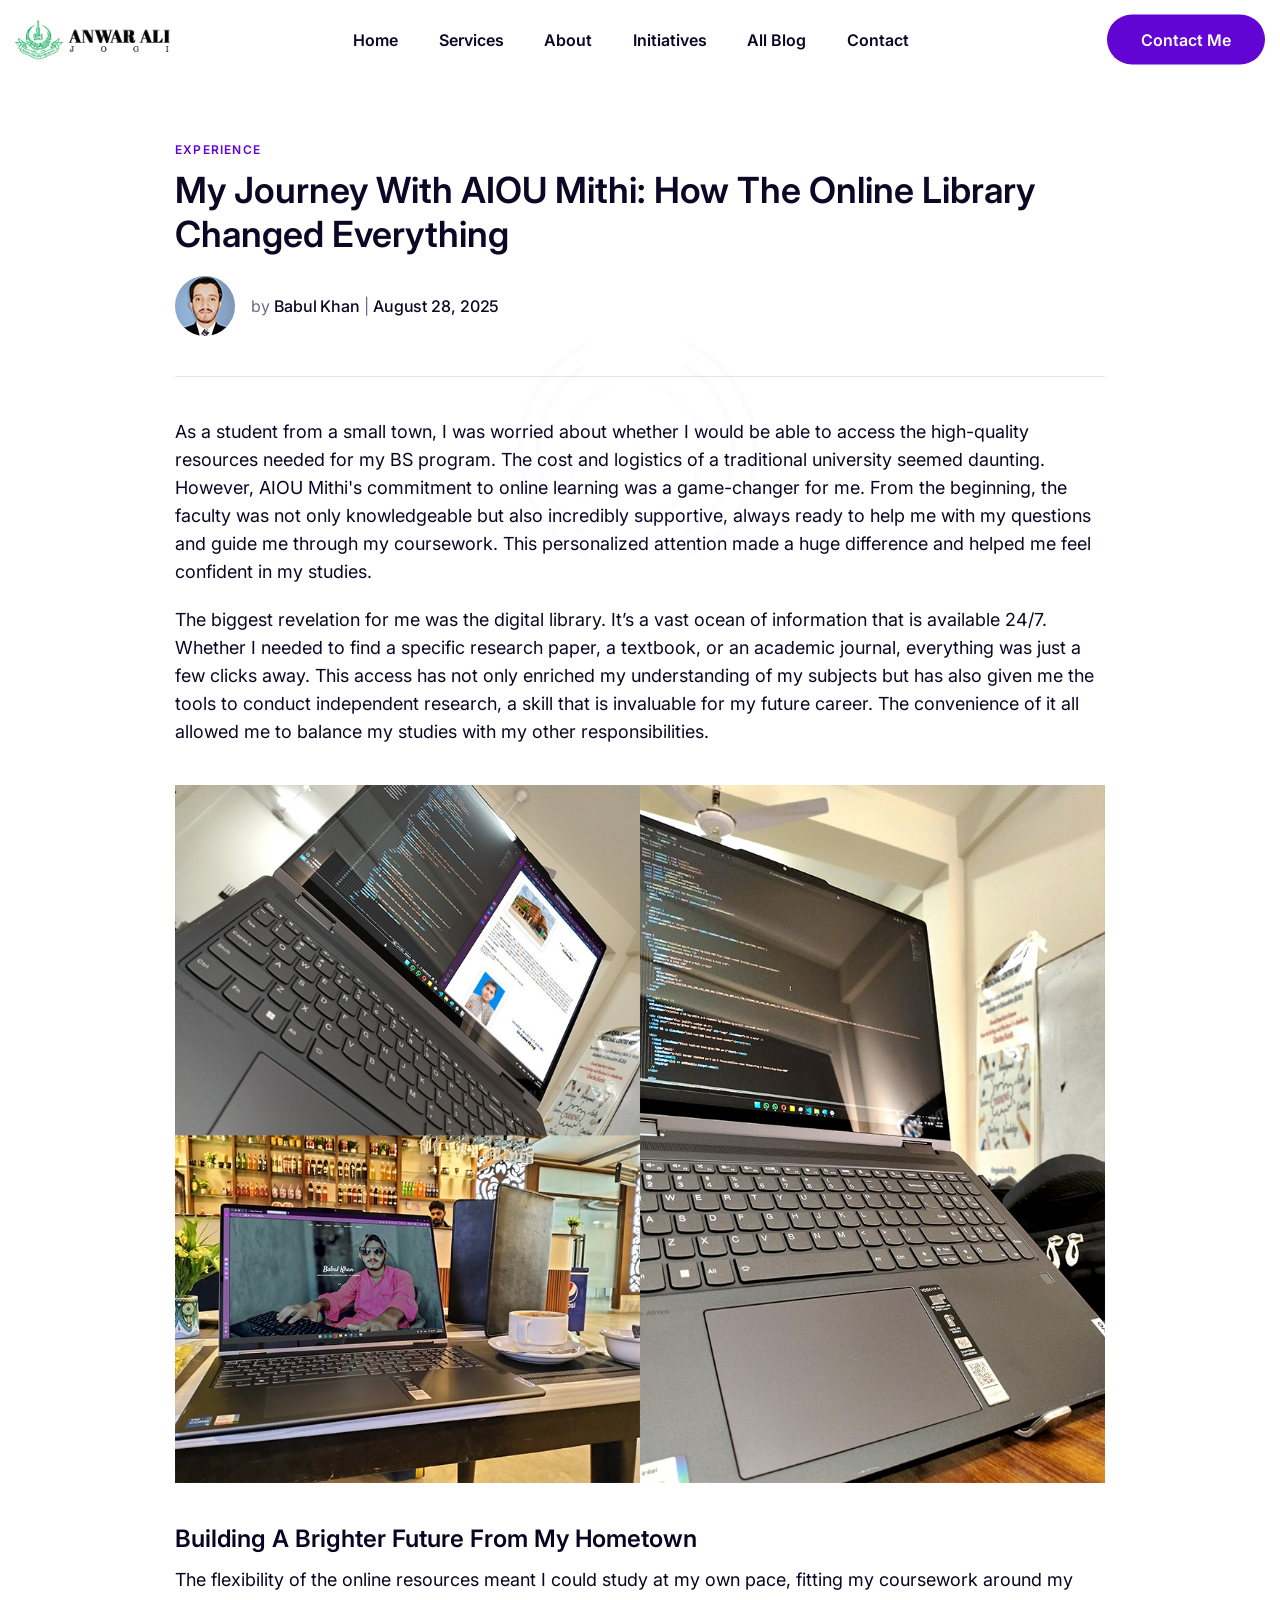
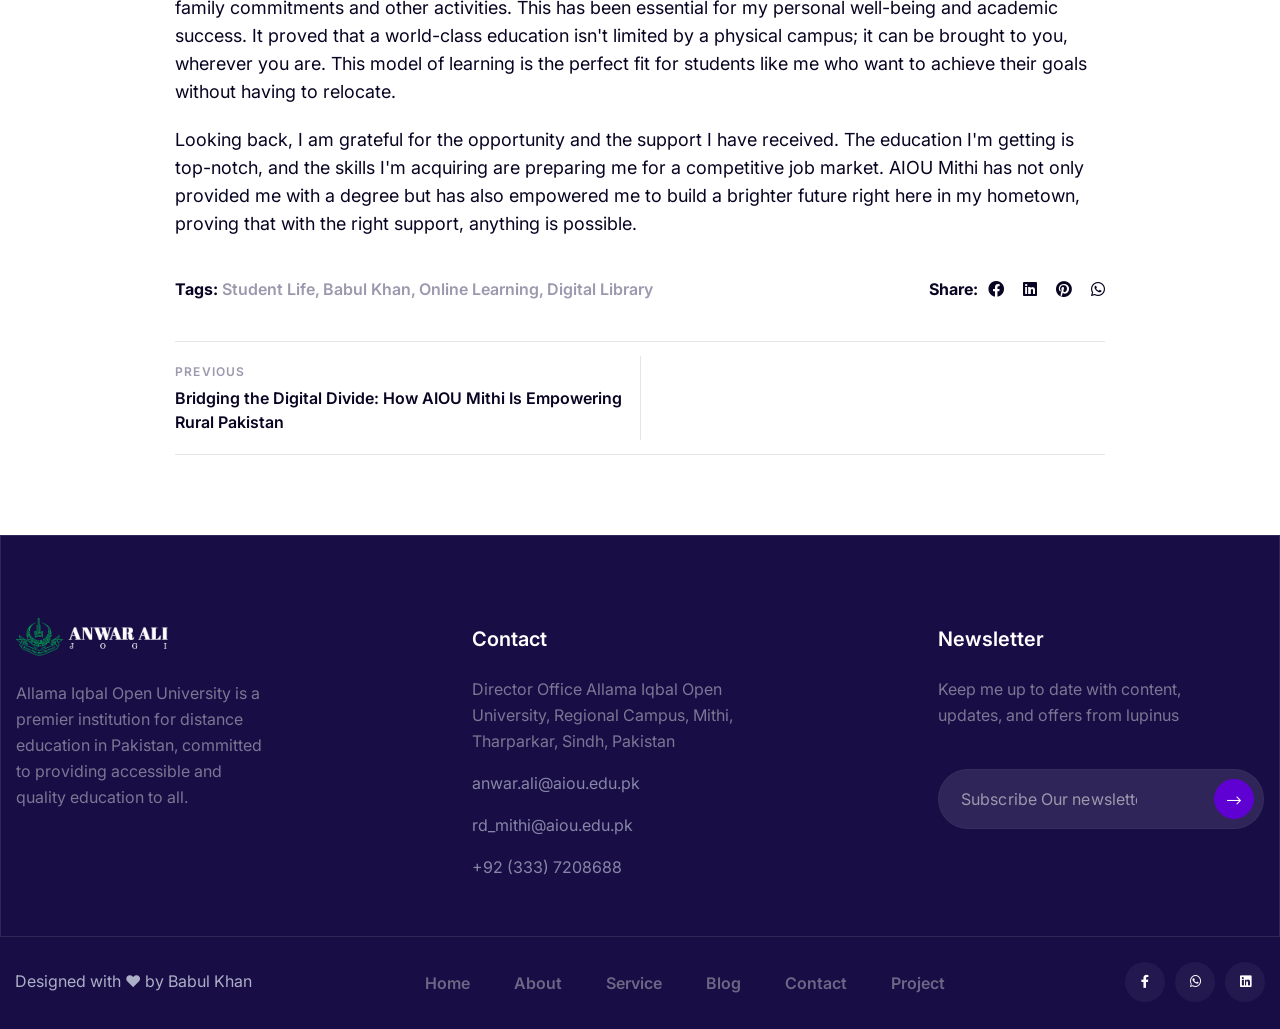
<file: blog3.html>
<!DOCTYPE html>
<html lang="en">

<head>
    <meta charset="utf-8">
    <meta name="viewport" content="width=device-width, initial-scale=1.0">

    <title>Blog 3 | Anwar Jogi</title>
    <meta name="description" content="Regional Director AIOU Mithi">
    <meta name="keywords" content="Student Life, Babul Khan, Online Learning, Digital Library">

    <!-- Open Graph -->
    <meta property="og:type" content="article">
    <meta property="og:site_name" content="Anwar Jogi">
    <meta property="og:title" content="Blog 3 | Anwar Jogi">
    <meta property="og:description" content="Regional Director AIOU Mithi">
    <meta property="og:url" content="https://jogianwar.github.io/blog-3.html">
    <meta property="og:image" content="https://jogianwar.github.io/assets/images/blog/blog-3/blog-3-live.jpg">

    <!-- Twitter Card -->
    <meta name="twitter:card" content="summary_large_image">
    <meta name="twitter:title" content="Blog 3 | Anwar Jogi">
    <meta name="twitter:description" content="Regional Director AIOU Mithi">
    <meta name="twitter:image" content="https://jogianwar.github.io/assets/images/blog/blog-3/blog-3-live.jpg">


    <!-- CSS -->
    <link rel="stylesheet" type="text/css" href="assets/dist/style.css">
    <link rel="stylesheet" type="text/css" href="assets/dist/responsive.css">
    
    <!-- Favicon and Touch Icons  -->
    <link rel="shortcut icon" href="assets/icon/Favicon.png">
    <link rel="apple-touch-icon-precomposed" href="assets/icon/Favicon.png">
</head>

<body class="body header-fixed">

    <!-- preloade -->
    <div class="preload preload-container">
        <!-- <div class="preload-logo"></div> -->
          <div class="e-loadholder">
            <div class="m-loader">
                <span class="e-text">Loading</span>
            </div>
        </div>
    </div>
    <!-- /preload -->

    <div id="wrapper">
        <div id="page" class="clearfix">

            <header id="header_main" class="header_1 js-header">
                <div class="themes-container ">
                    <div class="row">
                        <div class="col-md-12">                              
                            <div id="site-header-inner"> 
                                <div class="wrap-box relative">
                                    <div id="site-logo" class="clearfix">
                                        <div id="site-logo-inner">
                                            <a href="index.html" rel="home" class="main-logo">
                                                <img id="logo_header" src="assets/images/logo/logo.png" alt="img" width="155" height="46">
                                            </a>
                                        </div>
                                    </div>
                                    <div class="mobile-button"><span></span></div><!-- /.mobile-button -->
                                    <nav id="main-nav" class="main-nav">
                                        <ul id="menu-primary-menu" class="menu">
                                            <li class="menu-item">
                                                <a href="index.html">Home</a>
                                                <!-- <ul class="sub-menu">
                                                    <li class="menu-item "><a href="index.html">Home V1</a></li>
                                                    <li class="menu-item"><a href="home2.html">Home V2</a></li>
                                                </ul> -->
                                            </li>
                                                                                    
                                            <li class="menu-item">
                                                <a href="./#service"> Services</a>
                                            </li>

                                            <li class="menu-item ">
                                                <a href="./#about">About</a>                                       
                                            </li>

                                            <li class="menu-item ">
                                                <a href="./#initiatives"> Initiatives</a>                                       
                                            </li>

                                            <li class="menu-item ">
                                                <a href="./blog.html"> All Blog</a>                                       
                                            </li>


                                            <!-- <li class="menu-item menu-item-has-children current-menu-item">                                       
                                                <a href="./#blog">Blog</a>
                                                <ul class="sub-menu">                                                 
                                                    <li class="menu-item current-item"><a href="blog.html">Blog</a></li>
                                                    <li class="menu-item"><a href="blog-standard.html">Blog Standard</a></li> 
                                                    <li class="menu-item"><a href="blog-details.html">Blog Details</a></li>                                                    
                                                    <li class="menu-item"><a href="blog-details-sidebar.html">Blog Details Sidebar</a></li> 
                                                </ul>
                                            </li>                                        -->
                                            
                                            <li class="menu-item">
                                                <a href="./#contact">Contact</a>                                        
                                            </li>
                                        </ul>
                                    </nav><!-- /#main-nav -->   
                                    <div class="flat-button-top">                                      
                                        <div class="sc-btn-top" id="site-header">
                                            <a href="#" class="btn-action"><span>Contact me
                                            </span></a>
                                        </div>                                     
                                    </div>
                                    
                                </div> 
                            </div>
                        </div>
                    </div>
                </div>

            </header>
                
            <!-- img blog detail -->
            <!-- <section class="image-details"> -->

            <!-- </section> -->

            <!-- blog details -->
            <section class="flat-blog-details">
                <div class="container">
                    <div class="row">
                        <div class="col-lg-12 col-md-12 col-sm-12">
                            <div class="post">
                                <div class="heading-post">
                                    <h6 class="text-u text-color-3 ls-01">EXPERIENCE</h6>                                                                
                                    <h2 class="text-t">My Journey with AIOU Mithi: How the Online Library Changed Everything</h2>
                                    <div class="box-meta flex-three">
                                        <img src="assets/images/blog/avatar-blog-babul.jpg" alt=""> 
                                        <div class="meta texts-p"> by <a href="./blog.html" class="user">Babul Khan </a>  <a href="#" class="">August 28, 2025</a> </div> 
                                    </div>
                                </div>
                                <p class="text p-18 ">As a student from a small town, I was worried about whether I would be able to access the high-quality resources needed for my BS program. The cost and logistics of a traditional university seemed daunting. However, AIOU Mithi's commitment to online learning was a game-changer for me. From the beginning, the faculty was not only knowledgeable but also incredibly supportive, always ready to help me with my questions and guide me through my coursework. This personalized attention made a huge difference and helped me feel confident in my studies.</p>
                                <p class="text-2 p-18 ">The biggest revelation for me was the digital library. It’s a vast ocean of information that is available 24/7. Whether I needed to find a specific research paper, a textbook, or an academic journal, everything was just a few clicks away. This access has not only enriched my understanding of my subjects but has also given me the tools to conduct independent research, a skill that is invaluable for my future career. The convenience of it all allowed me to balance my studies with my other responsibilities.</p>
                            
                                <img class="img-item" src="./assets/images/blog/blog-3/blog-3.jpg" alt="">
                                <h3 class="text-t">Building a Brighter Future from My Hometown</h3>
                                <p class="text p-18 ">The flexibility of the online resources meant I could study at my own pace, fitting my coursework around my family commitments and other activities. This has been essential for my personal well-being and academic success. It proved that a world-class education isn't limited by a physical campus; it can be brought to you, wherever you are. This model of learning is the perfect fit for students like me who want to achieve their goals without having to relocate.</p>
                                <p class="text-3 p-18 ">Looking back, I am grateful for the opportunity and the support I have received. The education I'm getting is top-notch, and the skills I'm acquiring are preparing me for a competitive job market. AIOU Mithi has not only provided me with a degree but has also empowered me to build a brighter future right here in my hometown, proving that with the right support, anything is possible.</p>
                                <div class="box-item flex-two">
                                    <div class="tags flex-three ">
                                        <h5 class="title-tag fs-16 fw-7">Tags:</h5>
                                        <div class="flex fs-16 fw-6 link-style-2">
                                            <a href="https://debabul.github.io">Student Life</a>
                                            <a href="https://debabul.github.io">Babul Khan</a>
                                            <a href="https://debabul.github.io">Online Learning</a>
                                            <a href="https://debabul.github.io">Digital Library</a>
                                        </div>                                         
                                    </div> 
                                    <div class="share flex-three ">
                                        <h5 class="title-share fs-16 fw-7">Share:</h5>                                         
                                        <div class="icon-share">
                                            <a id="fb"><i class="fab fa-facebook"></i></a>
                                            <a id="li"><i class="fab fa-linkedin"></i></a>
                                            <a id="pt"><i class="fab fa-pinterest"></i></a>
                                            <a id="wa"><i class="fab fa-whatsapp"></i></a>                                         
                                        </div>
                                    </div>
                                </div>
                                <div class="button-pagination flex-one">
                                    <div class="inner inner-1">
                                        <div class="btn-pagi text-u link-style-2"><a href="./blog2.html" >Previous</a></div>
                                        <h4 class="fs-16"><a href="./blog2.html">Bridging the Digital Divide: How AIOU Mithi Is Empowering Rural Pakistan</a> </h4>
                                    </div>
                                    <div class="inner inner-2">
                                        <!-- <div class="btn-pagi text-u link-style-2"><a href="./blog3.html" >Next</a></div>
                                        <h4 class="fs-16"><a href="./blog3.html">My Journey with AIOU Mithi: How the Online Library Changed Everything</a></h4> -->
                                    </div>
                                </div>                                                                                
                            </div>                        
                        </div>
                    </div>
                </div>
            </section>

           <!-- Footer -->
           <footer id="footer" class="clearfix page">
            <div class="themes-container">
                <div class="row">
                    <div class="col-lg-4 col-md-4 col-12">
                        <div class="widget widget-logo">
                            <div class="flat-box">
                                <div class="logo-footer style" id="logo-footer">
                                    <a href="index.html">
                                        <img id="logo_footer" src="assets/images/logo/logo-footer.png" alt="img" width="152" height="45">
                                    </a>
                                </div>
                                <p class="sub-widget-logo">Allama Iqbal Open University is a premier institution for distance education in Pakistan, committed to providing accessible and quality education to all.</p>                             
                            </div>                        
                        </div>
                    </div>
                    
                    <div class="col-lg-4 col-md-4 col-12">
                        <div class="widget widget-menu style-2">
                            <h4 class="title-widget">Contact</h4>                      
                            <p class="">Director Office Allama Iqbal Open University, Regional Campus, Mithi, Tharparkar, Sindh, Pakistan</p>     
                            <p><a class="email" href="mailto:anwar.ali@aiou.edu.pk">anwar.ali@aiou.edu.pk</a></p>
                            <p><a class="email" href="mailto:rd_mithi@aiou.edu.pk">rd_mithi@aiou.edu.pk</a></p>
                            <p><a class="phone" href="tel:+923337208688">+92 (333) 7208688</a></p>              
                        </div>
                    </div>
                    
                    <div class="col-lg-4 col-md-4 col-12">
                        <div class="widget widget-menu style-3">
                            <h4 class="title-widget">Newsletter</h4>                         
                            <p class="">Keep me up to date with content, updates, and offers from lupinus</p>  
                            <div class="widget-subcribe ">                     
                                <div class="form-subcribe">
                                    <form id="subscribe-form" action="#" method="GET" accept-charset="utf-8" class="form-submit">
                                        <input name="text" value="" class="text" type="text" placeholder="Subscribe Our newsletter" required="">
                                        <button id="submit" name="submit" type="submit" class="btn-1 btn-8"> 
                                            <span><i class="fal fa-long-arrow-right"></i></span>
                                        </button>
                                    </form>
                                </div>
                            </div> 
                        </div>
                    </div>
                </div>
            </div>
            </footer><!-- /#footer -->

            <div class="widget-social-footer">
                <div class="themes-container">
                    <div class="row">
                        <div class="col-lg-3 col-md-12 col-sm-12">
                            <p class="title-bottom"> Designed with ❤️ by <a href="https://devbabul.github.io">Babul Khan</a></p>
                        </div>
                        <div class="col-lg-6 col-md-12 col-sm-12">
                            <div class="wrap-list">
                                <ul class="text-color-1 flex"> 
                                    <li><h5><a href="index.html"> Home</a></h5></li>
                                    <li><h5><a href="./#about">About</a> </h5>  </li>
                                    <li><h5><a href="./#service">Service</a> </h5> </li>
                                    <li><h5><a href="./#blog">Blog</a></h5></li>
                                    <li><h5><a href="./#contact">Contact</a> </h5> </li>
                                    <li><h5><a href="./#project">Project</a></h5> </li>
                                </ul>
                            </div>                      
                        </div>
                        <div class="col-lg-3 col-md-12 col-sm-12">
                            <div class="icon-bottom text-color-1">
                                <a href="https://web.facebook.com/rotary.anwar/" target="_blank"><i class="fab fa-facebook-f"></i></a>
                                <a href="https://wa.me/923337208688/" target="_blank"><i class="fab fa-whatsapp"></i></a>
                                <a href="https://www.linkedin.com/in/rtn-anwar-jogi-993bb6191/" target="_blank"><i class="fab fa-linkedin"></i></a>
                            </div>
                        </div>
                    </div>
                </div>
            </div>
           
        <!-- Bottom -->
        </div>
        <!-- /#page -->
    </div>
    <!-- /#wrapper -->

    <a id="scroll-top"></a>

    <!-- Javascript -->

    <script src="assets/js/jquery.min.js"></script>
    <script src="assets/js/jquery.easing.js"></script>
    <script src="assets/js/bootstrap.min.js"></script>
    <script src="assets/js/swiper-bundle.min.js"></script>

    <script src="assets/js/plugin.js"></script>
    <script src="assets/js/shortcodes.js"></script>
    <script src="assets/js/main.js"></script>

    <script>
        const pageUrl = encodeURIComponent(window.location.href);
        const pageTitle = encodeURIComponent(document.title);

        document.getElementById('fb').href =
            `https://www.facebook.com/sharer/sharer.php?u=${pageUrl}`;

        document.getElementById('li').href =
            `https://www.linkedin.com/sharing/share-offsite/?url=${pageUrl}`;

        document.getElementById('pt').href =
            `https://pinterest.com/pin/create/button/?url=${pageUrl}&description=${pageTitle}`;

        document.getElementById('wa').href =
            `https://api.whatsapp.com/send?text=${pageUrl}`;
    </script>


</body>


</html>
</file>
<file: assets/dist/style.css>
/**
  * Name: Pesonal Portfolio HTML Template
  * Version: 1.0
  * Author: Themesflat
  * Author URI: http://www.themesflat.com
*/
@import "shortcodes.css";
@import "animated-headline.css";
@import "responsive.css";
@import "animate.css";
@import "jquery.fancybox.min.css";
@import "font-awesome.css";
@import "magnific-popup.css";
@import "swiper-bundle.min.css";
@import url("https://fonts.googleapis.com/css2?family=Inter:wght@100;200;300;400;500;600;700;800;900&display=swap");
@import url("https://fonts.googleapis.com/css2?family=Poppins:ital,wght@0,200;0,300;0,400;0,500;0,600;0,700;1,200;1,300;1,400;1,500;1,600;1,700&family=Urbanist:ital,wght@0,400;0,500;0,600;0,700;1,400;1,500;1,600;1,700&display=swap");
@import "bootstrap.css";
/**
  	* Reset Browsers
    * General
	* Elements
  	* Forms
	* Typography
	* Extra classes
	* link style
	* Root
	* Header
	* Site Logo
    * Menu
    * search
    * Header Fixed
    * Pagination
    * Scroll Top
    * Footer
    * Widget
    * PreLoad
    * side bar
    * donat progress
    * heading 
    * hover 
*/
html,
body,
div,
span,
applet,
object,
iframe,
h1,
h2,
h3,
h4,
h5,
h6,
p,
blockquote,
pre,
a,
abbr,
acronym,
address,
big,
cite,
code,
del,
dfn,
em,
img,
ins,
kbd,
q,
s,
samp,
small,
strike,
strong,
sub,
sup,
tt,
var,
b,
u,
i,
center,
dl,
dt,
dd,
ol,
ul,
li,
fieldset,
form,
label,
legend,
table,
caption,
tbody,
tfoot,
thead,
tr,
th,
td,
article,
aside,
canvas,
details,
embed,
figure,
figcaption,
footer,
header,
hgroup,
menu,
nav,
output,
ruby,
section,
summary,
time,
mark,
audio,
video {
  margin: 0;
  padding: 0;
  border: 0;
  outline: 0;
  font-size: 100%;
  font: inherit;
  vertical-align: baseline;
  font-family: inherit;
  font-size: 100%;
  font-style: inherit;
  font-weight: inherit;
}

article,
aside,
details,
figcaption,
figure,
footer,
header,
hgroup,
menu,
nav,
section {
  display: block;
}

html {
  font-size: 62.5%;
  overflow-y: scroll;
  -webkit-text-size-adjust: 100%;
  -ms-text-size-adjust: 100%;
  scroll-behavior: smooth;
}

*,
*:before,
*:after {
  -webkit-box-sizing: border-box;
  -moz-box-sizing: border-box;
  box-sizing: border-box;
}

/* Add this to your main CSS file or a new style block */
.is-hidden {
    display: none !important;
}

body {
  background: var(--primary-color);
  line-height: 1;
  padding-right: 0 !important;
}

article,
aside,
details,
figcaption,
figure,
footer,
header,
main,
nav,
section {
  display: block;
}

ol,
ul {
  list-style: none;
}

table {
  border-collapse: collapse;
  border-spacing: 0;
}

caption,
th,
td {
  font-weight: normal;
  text-align: left;
}

blockquote:before,
blockquote:after,
q:before,
q:after {
  content: "";
  content: none;
}

blockquote,
q {
  quotes: none;
}

a img {
  border: 0;
}

img {
  max-width: 100%;
  height: auto;
}

select {
  max-width: 100%;
}

/* General
-------------------------------------------------------------- */
body,
button,
input,
select,
textarea {
  font-family: "Inter", sans-serif;
  color: var(--primary-color2);
  -webkit-font-smoothing: antialiased;
  -moz-osx-font-smoothing: grayscale;
  text-rendering: optimizeLegibility;
  overflow-x: hidden;
  overflow-y: auto;
}

img {
  height: auto;
  max-width: 100%;
  vertical-align: middle;
  -ms-interpolation-mode: bicubic;
}

.text-p,
p {
  font-weight: 400;
  font-size: 16px;
  line-height: 26px;
  color: #6B6785;
  font-family: "Inter", sans-serif;
}

.p-18 {
  font-weight: 400;
  font-size: 18px;
  line-height: 28px;
  color: var(--primary-color2);
}

.texts-p {
  font-weight: 400;
  font-size: 14px;
  color: #6B6785;
}

strong,
b,
cite {
  font-weight: bold;
}

dfn,
cite,
em,
i,
blockquote {
  font-style: italic;
}

abbr,
acronym {
  border-bottom: 1px dotted #e0e0e0;
  cursor: help;
}

mark,
ins {
  text-decoration: none;
}

sup,
sub {
  font-size: 75%;
  height: 0;
  line-height: 0;
  position: relative;
  vertical-align: baseline;
}

small {
  font-size: 75%;
}

big {
  font-size: 125%;
}

address {
  font-style: italic;
  margin: 0 0 20px;
}

code,
kbd,
tt,
var,
samp,
pre {
  margin: 20px 0;
  padding: 4px 12px;
  background: #f5f5f5;
  border: 1px solid #e0e0e0;
  overflow-x: auto;
  -webkit-hyphens: none;
  -moz-hyphens: none;
  hyphens: none;
  border-radius: 0;
  height: auto;
}

/* Elements
-------------------------------------------------------------- */
*,
*:before,
*:after {
  -webkit-box-sizing: inherit;
  -moz-box-sizing: inherit;
  box-sizing: inherit;
}

hr {
  margin-bottom: 20px;
  border: dashed 1px #ccc;
}

/* List */
ul,
ol {
  padding: 0;
}

ul {
  list-style: disc;
}

ol {
  list-style: decimal;
}

li > ul,
li > ol {
  margin-bottom: 0;
}

li {
  list-style: none;
}

ul li,
ol li {
  padding: 0.1em 0;
}

dl,
dd {
  margin: 0 0 20px;
}

dt {
  font-weight: bold;
}

del,
.disable {
  text-decoration: line-through;
  filter: alpha(opacity=50);
  opacity: 0.5;
}

/* Table */
table,
th,
td {
  border: 1px solid #343444;
}

table {
  border-collapse: separate;
  border-spacing: 0;
  border-width: 1px 0 0 1px;
  margin: 0 0 30px;
  table-layout: fixed;
  width: 100%;
}

caption,
th,
td {
  font-weight: normal;
  text-align: left;
}

th {
  border-width: 0 1px 1px 0;
  font-weight: bold;
}

td {
  border-width: 0 1px 1px 0;
}

th,
td {
  padding: 8px 12px;
}

/* Media */
embed,
object,
video {
  margin-bottom: 20px;
  max-width: 100%;
  vertical-align: middle;
}

p > embed,
p > iframe,
p > object,
p > video {
  margin-bottom: 0;
}

/* Forms
-------------------------------------------------------------- */
/* Fixes */
button,
input {
  line-height: normal;
}

button,
input,
select,
textarea {
  font-size: 100%;
  line-height: inherit;
  margin: 0;
  vertical-align: baseline;
}

input,
textarea,
select {
  font-size: 14px;
  max-width: 100%;
  background-image: -webkit-linear-gradient(rgba(255, 255, 255, 0), rgba(255, 255, 255, 0));
  /* Removing the inner shadow on iOS inputs */
}

textarea {
  overflow: auto;
  /* Removes default vertical scrollbar in IE6/7/8/9 */
  vertical-align: top;
  /* Improves readability and alignment in all browsers */
}

input[type=checkbox] {
  display: inline;
}

button,
input[type=button],
input[type=reset],
input[type=submit] {
  line-height: 1;
  cursor: pointer;
  -webkit-appearance: button;
  border: 0;
}

input[type=checkbox],
input[type=radio] {
  padding: 0;
  width: 14px;
  height: 14px;
  margin-right: 11px;
  cursor: pointer;
  vertical-align: sub;
  /* Addresses excess padding in IE8/9 */
}

input[type=search] {
  -webkit-appearance: textfield;
  /* Addresses appearance set to searchfield in S5, Chrome */
}

input[type=search]::-webkit-search-decoration {
  /* Corrects inner padding displayed oddly in S5, Chrome on OSX */
  -webkit-appearance: none;
}

button::-moz-focus-inner,
input::-moz-focus-inner {
  border: 0;
  padding: 0;
}

/* Remove chrome yellow autofill */
input:-webkit-autofill {
  -webkit-box-shadow: 0 0 0px 1000px #f7f7f7 inset;
}

/* Reset search styling */
input[type=search] {
  outline: 0;
}

input[type=search]::-webkit-search-decoration,
input[type=search]::-webkit-search-cancel-button,
input[type=search]::-webkit-search-results-button,
input[type=search]::-webkit-search-results-decoration {
  display: none;
}

/* Contact Form 7 */
.wpcf7-form select,
.wpcf7-form textarea,
.wpcf7-form input {
  margin-bottom: 0;
}

select {
  -webkit-appearance: none;
  -moz-appearance: none;
  appearance: none;
  -ms-appearance: none;
}

.select {
  position: relative;
  overflow: hidden;
}
.select ::after {
  font-family: "Font Awesome 5 Pro";
  content: "\f078";
  font-size: 14px;
  right: 10px;
  font-weight: 600;
  color: #1F1F2C;
  display: block;
  position: absolute;
  background: 0 0;
  top: 50%;
  pointer-events: none;
  -webkit-transition: 0.25s all ease;
  -o-transition: 0.25s all ease;
  transition: 0.25s all ease;
  -webkit-transform: translateY(-50%);
  -ms-transform: translateY(-50%);
  -o-transform: translateY(-50%);
  transform: translateY(-50%);
}

select option {
  font-size: 15px;
  line-height: 24px;
  color: #1F1F2C;
}

textarea,
input[type=text],
input[type=password],
input[type=datetime],
input[type=datetime-local],
input[type=date],
input[type=month],
input[type=time],
input[type=week],
input[type=number],
input[type=email],
input[type=url],
input[type=search],
input[type=tel],
input[type=color] {
  border: 1px solid var(--primary-color6);
  outline: 0;
  -webkit-box-shadow: none;
  -moz-box-shadow: none;
  box-shadow: none;
  font-size: 16px;
  line-height: 28px;
  border-radius: 4px;
  padding: 6px 15px 7px 19px;
  width: 100%;
  color: var(--primary-color2);
}

/* Input focus */
textarea:focus,
input[type=text]:focus,
input[type=password]:focus,
input[type=datetime]:focus,
input[type=datetime-local]:focus,
input[type=date]:focus,
input[type=month]:focus,
input[type=time]:focus,
input[type=week]:focus,
input[type=number]:focus,
input[type=email]:focus,
input[type=url]:focus,
input[type=search]:focus,
input[type=tel]:focus,
input[type=color]:focus {
  border: 1px solid #8A8AA0;
  outline: 0;
  -webkit-box-shadow: none;
  -moz-box-shadow: none;
  box-shadow: none;
}

textarea::placeholder,
input[type=text]::placeholder,
input[type=password]::placeholder,
input[type=datetime]::placeholder,
input[type=datetime-local]::placeholder,
input[type=date]::placeholder,
input[type=month]::placeholder,
input[type=time]::placeholder,
input[type=week]::placeholder,
input[type=number]::placeholder,
input[type=email]::placeholder,
input[type=url]::placeholder,
input[type=search]::placeholder,
input[type=tel]::placeholder,
input[type=color]::placeholder {
  font-size: 16px;
  font-weight: 400;
  line-height: 24px;
  font-family: "Inter";
  color: #9C99AE;
}

/* Button */
button,
input[type=button],
input[type=reset],
input[type=submit] {
  font-weight: 400;
  letter-spacing: 0.1px;
  font-size: 16px;
  line-height: 19px;
  color: #fff;
  padding: 23.5px 53px;
  border: 1px solid var(--primary-color3);
  display: inline-block;
  -webkit-appearance: none;
  -webkit-transition: all 0.3s ease;
  -moz-transition: all 0.3s ease;
  -ms-transition: all 0.3s ease;
  -o-transition: all 0.3s ease;
  transition: all 0.3s ease;
}

/* Placeholder color */
::-webkit-input-placeholder {
  color: #8A8AA0;
}

:-moz-placeholder {
  color: #8A8AA0;
}

::-moz-placeholder {
  color: #8A8AA0;
  opacity: 1;
}

.error {
  font-size: 16px;
  color: var(--primary-color2);
  margin-bottom: 10px;
  -webkit-transition: all ease 0.3s;
  -moz-transition: all ease 0.3s;
  transition: all ease 0.3s;
}

/* Since FF19 lowers the opacity of the placeholder by default */
:-ms-input-placeholder {
  color: #8A8AA0;
}

/* Typography
-------------------------------------------------------------- */
h1,
h2,
h3,
h4,
h5,
h6 {
  font-weight: 600;
  text-rendering: optimizeLegibility;
}

h1 {
  font-size: 80px;
}

h2 {
  font-size: 36px;
}

h3 {
  font-size: 24px;
  line-height: 30px;
}

h4 {
  font-size: 20px;
}

h5 {
  font-size: 14px;
}

h6 {
  font-size: 12px;
}

/* Extra classes
-------------------------------------------------------------- */
.msg-success {
  background: linear-gradient(to right, #E250E5, #4B50E6, #E250E5);
  background-clip: text;
  -webkit-background-clip: text;
  font-weight: 700;
  background-size: 200% 200%;
  animation: rainbow 2s ease-in-out infinite;
  color: rgba(0, 0, 0, 0);
  transition: color 0.2s ease-in-out;
  font-size: 18px;
  font-weight: 400;
  line-height: 28px;
}

label.error {
  color: red;
}

.swiper-button-next:after,
.swiper-button-prev:after {
  font-family: "Font Awesome 5 Pro";
  font-size: 20px;
}

.swiper-button-next:after {
  content: "\f061";
}

.swiper-button-prev:after {
  content: "\f060";
}

.flex {
  display: -webkit-box;
  display: -moz-box;
  display: -ms-flexbox;
  display: -webkit-flex;
  display: flex;
}

.flex-one {
  justify-content: space-between;
  display: flex;
}

.flex-two {
  justify-content: space-between;
  align-items: center;
  display: flex;
}

.flex-three {
  display: flex;
  align-items: center;
}

.wrap-inner {
  display: block;
  width: 100%;
}

.center,
.text-center {
  text-align: center;
}

.absolute {
  position: absolute;
}

.relative {
  position: relative;
}

.j-content {
  justify-content: center;
}

.text-t {
  text-transform: capitalize;
}

.text-u {
  text-transform: uppercase;
}

.align {
  align-items: center;
}

.show-boder {
  padding-bottom: 100px !important;
  margin-bottom: -100px !important;
}

#wrapper {
  position: relative;
  overflow: hidden;
  max-width: 100%;
  height: 100%;
}

.wrapper-style {
  background: #FAF8FF;
}

.font {
  font-family: "Poppins", sans-serif;
}

.font-2 {
  font-family: "Inter" sans-serif;
}

.fs-16 {
  font-size: 16px;
}

.fs-20 {
  font-size: 20px;
}

.fs-18 {
  font-size: 18px;
}

.fs-32 {
  font-size: 32px;
}

.fs-24 {
  font-size: 24px;
}

.fw-7 {
  font-weight: 700;
}

.fw-6 {
  font-weight: 600;
}

.fw-5 {
  font-weight: 500;
}

.fw-4 {
  font-weight: 400;
}

.ls-01 {
  letter-spacing: 0.1em;
}

.lh-1 {
  line-height: 110px !important;
}

.ml-0 {
  margin-left: 0 !important;
}

.mt-0 {
  margin-top: 0 !important;
}

/* link style
-------------------------------------------------------------- */
a {
  text-decoration: none;
  color: var(--primary-color2);
  -webkit-transition: all 0.3s ease;
  -moz-transition: all 0.3s ease;
  -ms-transition: all 0.3s ease;
  -o-transition: all 0.3s ease;
  transition: all 0.3s ease;
}
a:hover, a:focus {
  color: var(--primary-color3);
  text-decoration: none;
  outline: 0;
  -webkit-transition: all 0.3s ease;
  -moz-transition: all 0.3s ease;
  -ms-transition: all 0.3s ease;
  -o-transition: all 0.3s ease;
  transition: all 0.3s ease;
}

@keyframes rainbow {
  0% {
    background-position: left;
  }
  50% {
    background-position: right;
  }
  100% {
    background-position: left;
  }
}
.link-style-1 a {
  text-decoration: none;
  color: var(--primary-color4);
  -webkit-transition: all 0.3s ease;
  -moz-transition: all 0.3s ease;
  -ms-transition: all 0.3s ease;
  -o-transition: all 0.3s ease;
  transition: all 0.3s ease;
}
.link-style-1 a:focus, .link-style-1 a:hover {
  color: var(--primary-color3);
  text-decoration: none;
  outline: 0;
  -webkit-transition: all 0.3s ease;
  -moz-transition: all 0.3s ease;
  -ms-transition: all 0.3s ease;
  -o-transition: all 0.3s ease;
  transition: all 0.3s ease;
}

.link-style-2 a {
  text-decoration: none;
  color: var(--primary-color6);
  -webkit-transition: all 0.3s ease;
  -moz-transition: all 0.3s ease;
  -ms-transition: all 0.3s ease;
  -o-transition: all 0.3s ease;
  transition: all 0.3s ease;
}
.link-style-2 a:focus, .link-style-2 a:hover {
  color: var(--primary-color3);
  text-decoration: none;
  outline: 0;
  -webkit-transition: all 0.3s ease;
  -moz-transition: all 0.3s ease;
  -ms-transition: all 0.3s ease;
  -o-transition: all 0.3s ease;
  transition: all 0.3s ease;
}

.link-style-3 a {
  text-decoration: none;
  color: var(--primary-color);
  -webkit-transition: all 0.3s ease;
  -moz-transition: all 0.3s ease;
  -ms-transition: all 0.3s ease;
  -o-transition: all 0.3s ease;
  transition: all 0.3s ease;
}
.link-style-3 a:focus, .link-style-3 a:hover {
  color: var(--primary-color);
  text-decoration: none;
  outline: 0;
  -webkit-transition: all 0.3s ease;
  -moz-transition: all 0.3s ease;
  -ms-transition: all 0.3s ease;
  -o-transition: all 0.3s ease;
  transition: all 0.3s ease;
  filter: contrast(0.6);
}

.link-style-4 a {
  text-decoration: none;
  color: var(--primary-color2);
  -webkit-transition: all 0.3s ease;
  -moz-transition: all 0.3s ease;
  -ms-transition: all 0.3s ease;
  -o-transition: all 0.3s ease;
  transition: all 0.3s ease;
}
.link-style-4 a:focus, .link-style-4 a:hover {
  color: var(--primary-color);
  text-decoration: none;
  outline: 0;
  -webkit-transition: all 0.3s ease;
  -moz-transition: all 0.3s ease;
  -ms-transition: all 0.3s ease;
  -o-transition: all 0.3s ease;
  transition: all 0.3s ease;
}

.text-color-1 {
  color: #fff;
}

.text-color-2 {
  color: #080422 !important;
}

.text-color-3 {
  color: #6001D3 !important;
}

.text-color-4 {
  color: #6B6785 !important;
}

.text-color-5 {
  color: #F6F6F6 !important;
}

.text-color-6 {
  color: #9C99AE !important;
}

.text-color-7 {
  color: #FABE3C !important;
}

.text-color-8 {
  color: rgba(156, 153, 174, 0.75) !important;
}

/* Root
-------------------------------------------------------------- */
:root {
  /* color */
  --primary-color: #fff;
  --primary-color2: #080422;
  --primary-color3: #6001D3;
  --primary-color4: #6B6785;
  --primary-color5: #E5E5E5;
  --primary-color6: #9C99AE;
  --primary-color7: #FFFFFFB2;
}

/* Header
-------------------------------------------------------------- */
header {
  padding-right: 0 !important;
}

.header_1 {
  position: relative;
  z-index: 100;
  height: 80px;
  width: 100%;
}

.header_1 #main-nav {
  position: absolute;
  left: 30.65%;
  top: 50%;
  z-index: 0;
  -webkit-transform: translateY(-50%);
  -ms-transform: translateY(-50%);
  -o-transform: translateY(-50%);
  transform: translateY(-50%);
}

.home3 .header_1 #main-nav {
  left: 38px;
  top: 46%;
}

.sc-btn-top.style3 a {
  height: 80px;
  line-height: 80px;
  background: rgba(255, 255, 255, 0.1);
}

/* Site Logo
-------------------------------------------------------------- */
#site-logo {
  height: 80px;
}

#site-logo-inner {
  position: absolute;
  top: 50%;
  -webkit-transform: translateY(-50%);
  -ms-transform: translateY(-50%);
  -o-transform: translateY(-50%);
  transform: translateY(-50%);
}

.main-logo img,
.main-logo h2 {
  float: left;
}

.flat-button-top {
  transform: translateY(-50%);
  position: absolute;
  right: 0px;
  top: 50%;
}

/* Menu
-------------------------------------------------------------- */
/* Main Nav */
#main-nav ul {
  margin: 0px;
}
#main-nav ul li {
  position: relative;
  list-style: none;
}

#main-nav > ul > li {
  float: left;
  padding: 40px 15px 40px 13px;
}
#main-nav > ul > li > a {
  position: relative;
  font-size: 16px;
  line-height: 20px;
  font-weight: 600;
  display: block;
  color: var(--primary-color2);
  padding-right: 12.5px;
}
#main-nav > ul > li > a:hover {
  color: var(--primary-color3);
}
#main-nav > ul > li > a:hover::before {
  width: calc(100% - 0.8em);
  background: var(--primary-color3);
}
#main-nav > ul > li > a::before {
  content: "";
  position: absolute;
  height: 3px;
  left: 42%;
  bottom: -20px;
  -webkit-transition: all 0.3s ease;
  -moz-transition: all 0.3s ease;
  -ms-transition: all 0.3s ease;
  -o-transition: all 0.3s ease;
  transition: all 0.3s ease;
  transform: translateX(-50%);
  width: 0%;
}
#main-nav > ul.style-menu > li {
  padding: 34px 30px 33px 13px;
}
#main-nav > .menu > li.menu-item-has-children > a::after {
  content: "\f107";
  font-family: "Font Awesome 5 Pro";
  font-weight: 300;
  position: absolute;
  right: 0;
  top: 50%;
  -webkit-transform: translateY(-50%);
  -ms-transform: translateY(-50%);
  -o-transform: translateY(-50%);
  transform: translateY(-50%);
}

/* Sub Menu */
#main-nav .sub-menu {
  position: absolute;
  top: 100%;
  left: 0;
  width: 250px;
  background-color: white;
  border-radius: 6px;
  box-shadow: -2px 6px 23px rgba(96, 1, 211, 0.1);
  z-index: 9999;
  opacity: 0;
  visibility: hidden;
  -webkit-transition: all 0.3s ease;
  -moz-transition: all 0.3s ease;
  -ms-transition: all 0.3s ease;
  -o-transition: all 0.3s ease;
  transition: all 0.3s ease;
  -webkit-transform: translateY(15px);
  -moz-transform: translateY(15px);
  -ms-transform: translateY(15px);
  -o-transform: translateY(15px);
  transform: translateY(15px);
}
#main-nav .sub-menu::before {
  content: "";
  position: absolute;
  top: -5px;
  left: 25px;
  height: 15px;
  width: 15px;
  transform: rotate(45deg);
  background-color: #fff;
}
#main-nav .sub-menu li:not(:last-child) a {
  border-bottom: 1px solid rgba(225, 225, 225, 0.5568627451);
}
#main-nav .sub-menu li a {
  display: block;
  font-size: 16px;
  color: var(--primary-color2);
  padding: 20px;
  font-weight: 600;
}
#main-nav .right-sub-menu {
  left: auto;
  right: 0;
}

#main-nav > ul > .current-menu-item > a {
  color: var(--primary-color3);
}
#main-nav > ul > .current-menu-item > a::before {
  width: calc(100% - 0.8em);
  background: var(--primary-color3);
}

#main-nav li:hover .sub-menu {
  opacity: 1;
  visibility: visible;
  -webkit-transform: translateY(0);
  -moz-transform: translateY(0);
  -ms-transform: translateY(0);
  -o-transform: translateY(0);
  transform: translateY(0);
}

#main-nav .sub-menu li.current-item a,
#main-nav .sub-menu li a:hover {
  color: var(--primary-color3);
}

#main-nav > ul > li .sub-menu li {
  position: relative;
}
#main-nav > ul > li .sub-menu li a {
  transition: all 0.15s linear;
  -webkit-transition: all 0.15s linear;
  -moz-transition: all 0.15s linear;
  -o-transition: all 0.15s linear;
}
#main-nav > ul > li .sub-menu li a:hover {
  padding-left: 35px;
}
#main-nav > ul > li .sub-menu li a:hover::after {
  width: 12px;
}
#main-nav > ul > li .sub-menu li a::after {
  content: "";
  position: absolute;
  width: 0;
  height: 2px;
  background: var(--primary-color3);
  left: 15px;
  top: 28px;
  -webkit-transition: all 0.3s ease;
  -moz-transition: all 0.3s ease;
  -ms-transition: all 0.3s ease;
  -o-transition: all 0.3s ease;
  transition: all 0.3s ease;
}
#main-nav > ul > li .sub-menu li.current-item a {
  padding-left: 35px;
}
#main-nav > ul > li .sub-menu li.current-item a::after {
  width: 12px;
}

/* Mobile Menu */
#main-nav-mobi {
  display: block;
  margin: 0 auto;
  width: 100%;
  position: absolute;
  top: 100%;
  left: 0;
  z-index: 999999;
  background-color: var(--primary-color);
  box-shadow: 0px 3px 16px rgba(47, 83, 109, 0.12);
}
#main-nav-mobi ul {
  display: block;
  list-style: none;
  margin: 0;
  padding: 0;
}
#main-nav-mobi ul li {
  margin: 0;
  text-align: left;
  cursor: pointer;
  padding: 0;
  border-top: 1px solid rgba(138, 138, 160, 0.3);
  position: relative;
}
#main-nav-mobi ul li:first-child {
  border-top: 0px;
}

#main-nav-mobi ul > li > a {
  color: var(--primary-color2);
  display: inline-block;
  font-size: 16px;
  line-height: 48px;
  padding: 0 15px;
  font-weight: 700;
}
#main-nav-mobi ul > li.current-menu-item > a {
  color: var(--primary-color3);
}
#main-nav-mobi .sub-menu .menu-item a {
  margin-left: 15px;
}

#main-nav-mobi ul li > ul > li:first-child {
  border-top: 1px solid rgba(138, 138, 160, 0.3);
}

#main-nav-mobi .current-item > a,
#main-nav-mobi ul > li > a:hover {
  color: var(--primary-color3);
}

#main-nav-mobi .menu-item-has-children .arrow {
  cursor: pointer;
  display: inline-block;
  font-size: 20px;
  font-family: "FontAwesome";
  line-height: 48px;
  position: absolute;
  right: 0px;
  text-align: center;
  top: 0;
  width: 48px;
}
#main-nav-mobi .menu-item-has-children .arrow::before {
  font-family: "Font Awesome 5 Pro";
  content: "\f107";
  color: var(--primary-color2);
}

#main-nav-mobi .menu-item-has-children.current-menu-item .arrow:before {
  color: var(--primary-color3);
}

#main-nav-mobi .menu-item-has-children.current-menu-item .arrow:before {
  background: var(--primary-color3);
  -webkit-background-clip: text;
  -webkit-text-fill-color: transparent;
}

#main-nav-mobi .menu-item-has-children .arrow.active {
  -webkit-transform: rotate(180deg);
  -moz-transform: rotate(180deg);
  -o-transform: rotate(180deg);
  -ms-transform: rotate(180deg);
  transform: rotate(180deg);
  -webkit-transition: all 0.3s ease;
  -moz-transition: all 0.3s ease;
  -ms-transition: all 0.3s ease;
  -o-transition: all 0.3s ease;
  transition: all 0.3s ease;
}

#main-nav-mobi .menu-item-has-children .arrow.active:before {
  content: "\f107";
}

#main-nav-mobi ul ul li {
  background-color: var(--primary-color);
  border-top: 1px solid rgba(138, 138, 160, 0.3);
}

/* Mobile Menu Button */
.mobile-button {
  display: none;
  position: absolute;
  width: 26px;
  height: 26px;
  float: right;
  top: 50%;
  right: 0px;
  background-color: transparent;
  cursor: pointer;
  -webkit-transition: all 0.3s ease;
  -moz-transition: all 0.3s ease;
  -ms-transition: all 0.3s ease;
  -o-transition: all 0.3s ease;
  transition: all 0.3s ease;
  -webkit-transform: translateY(-50%);
  -ms-transform: translateY(-50%);
  -o-transform: translateY(-50%);
  transform: translateY(-50%);
}
.mobile-button::before, .mobile-button::after,
.mobile-button span {
  background-color: var(--primary-color2);
  -webkit-transition: all ease 0.3s;
  -moz-transition: all ease 0.3s;
  transition: all ease 0.3s;
}
.mobile-button::before, .mobile-button::after {
  content: "";
  position: absolute;
  top: 0;
  height: 3px;
  width: 100%;
  left: 0;
  top: 50%;
  -webkit-transform-origin: 50% 50%;
  -ms-transform-origin: 50% 50%;
  transform-origin: 50% 50%;
}
.mobile-button span {
  position: absolute;
  width: 100%;
  height: 3px;
  left: 0;
  top: 50%;
  overflow: hidden;
  text-indent: 200%;
}
.mobile-button::before {
  -webkit-transform: translate3d(0, -7px, 0);
  -moz-transform: translate3d(0, -7px, 0);
  transform: translate3d(0, -7px, 0);
}
.mobile-button::after {
  -webkit-transform: translate3d(0, 7px, 0);
  -moz-transform: translate3d(0, 7px, 0);
  transform: translate3d(0, 7px, 0);
}
.mobile-button.active span {
  opacity: 0;
}
.mobile-button.active::before {
  -webkit-transform: rotate3d(0, 0, 1, 45deg);
  -moz-transform: rotate3d(0, 0, 1, 45deg);
  transform: rotate3d(0, 0, 1, 45deg);
}
.mobile-button.active::after {
  -webkit-transform: rotate3d(0, 0, 1, -45deg);
  -moz-transform: rotate3d(0, 0, 1, -45deg);
  transform: rotate3d(0, 0, 1, -45deg);
}

.tf-button-submit:hover {
  opacity: 0.9;
  color: #fff;
}

/* Search */
.search .search-submit {
  position: absolute;
  top: 6px;
  right: 4px;
  font-size: 16px;
  background: transparent;
  color: #fff;
  border: none;
  line-height: 20px;
  padding: 9px 14.5px;
  -webkit-transition: all 0.3s ease;
  -moz-transition: all 0.3s ease;
  -ms-transition: all 0.3s ease;
  -o-transition: all 0.3s ease;
  transition: all 0.3s ease;
  transform: rotateY(170deg);
}
.search .search-submit:hover.search-icon::after {
  color: var(--primary-color3);
}
.search .search-submit.search-icon::after {
  content: "\f002";
  font-family: "Font Awesome 5 Pro";
  color: var(--primary-color6);
}

.search-form {
  position: relative;
}
.search-form .search-field {
  background: var(--primary-color);
  color: #fff;
  width: 100%;
  border: 1px solid var(--primary-color5);
  line-height: 24px;
  padding: 11px 50px 11px 19px;
  border-radius: 12px;
}
.search-form .search-field::placeholder {
  color: var(--primary-color6) !important;
  line-height: 19px;
  font-size: 16px !important;
  font-weight: 400;
}
.search-form .search-field:focus {
  background: var(--primary-color);
  color: var(--primary-color2);
  width: 100%;
  border: 1px solid var(--primary-color3);
  border-radius: 5px;
  line-height: 24px;
  padding: 11px 50px 11px 19px;
}

/* Header Fixed */
.header_1.is-fixed {
  position: fixed;
  top: -200px;
  left: 0;
  width: 100%;
  box-shadow: 1px 1px 5px 0px rgba(0, 0, 0, 0.3);
  z-index: 99999;
  background: var(--primary-color);
  border: none;
  opacity: 0;
  -webkit-transition: all 0.5s ease;
  -moz-transition: all 0.5s ease;
  -ms-transition: all 0.5s ease;
  -o-transition: all 0.5s ease;
  transition: all 0.5s ease;
}
.header_1.is-fixed #main-nav > ul > li > a {
  color: var(--primary-color2);
}
.header_1.is-fixed #main-nav > ul > .current-menu-item > a {
  color: var(--primary-color3);
}

.header_1.is-fixed.is-small {
  top: 0;
  opacity: 1;
  visibility: visible;
}

/* Pagination
-------------------------------------------------------------- */
.themesflat-pagination {
  margin-top: -1px;
}
.themesflat-pagination ul {
  position: relative;
}
.themesflat-pagination ul li {
  display: inline-block;
  margin-right: 5px;
}
.themesflat-pagination ul li:last-child {
  margin-right: 0;
}
.themesflat-pagination ul li .page-numbers {
  display: inline-block;
  font-size: 16px;
  font-weight: 400;
  color: var(--primary-color2);
  text-align: center;
  width: 40px;
  height: 40px;
  border: 1px solid var(--primary-color5);
  line-height: 40px;
  border-radius: 8px;
  object-fit: cover;
  position: relative;
  -webkit-transition: all 0.3s ease;
  -moz-transition: all 0.3s ease;
  -ms-transition: all 0.3s ease;
  -o-transition: all 0.3s ease;
  transition: all 0.3s ease;
}
.themesflat-pagination ul li .page-numbers:hover, .themesflat-pagination ul li .page-numbers.current {
  background-color: var(--primary-color3);
  color: #fff;
  border-color: var(--primary-color3);
}

/* Scroll Top
-------------------------------------------------------------- */
#scroll-top {
  position: fixed;
  display: block;
  width: 50px;
  height: 50px;
  line-height: 50px;
  border-radius: 4px;
  text-align: center;
  z-index: 999;
  right: 14px;
  bottom: 23px;
  border-radius: 50%;
  -webkit-border-radius: 50%;
  -moz-border-radius: 50%;
  -ms-border-radius: 50%;
  -o-border-radius: 50%;
  opacity: 0;
  visibility: hidden;
  cursor: pointer;
  overflow: hidden;
}
#scroll-top.show {
  right: 15px;
  opacity: 1;
  visibility: visible;
}
#scroll-top::before, #scroll-top::after {
  content: "";
  position: absolute;
  top: 0;
  left: 0;
  width: 100%;
  height: 100%;
  -webkit-transition: all 0.3s ease;
  -moz-transition: all 0.3s ease;
  -ms-transition: all 0.3s ease;
  -o-transition: all 0.3s ease;
  transition: all 0.3s ease;
}
#scroll-top::before {
  z-index: -1;
  background-color: var(--primary-color3);
}
#scroll-top::after {
  content: "\f077";
  font-family: "Font Awesome 5 Pro";
  font-size: 18px;
  color: #ffffff;
  font-weight: 600;
}
#scroll-top:hover {
  transform: translateY(-7%);
}

/* Footer
-------------------------------------------------------------- */
#footer {
  padding: 80px 0 40px;
  background: #180D45;
  border: 1px solid rgba(255, 255, 255, 0.1019607843);
  position: relative;
}
#footer.home {
  background: #F6F7FA;
}

.is_dark #footer {
  padding: 80px 0 40px;
  background: #180D45;
  border: 1px solid rgba(255, 255, 255, 0.1019607843);
}
.is_dark #footer .widget-menu .title-widget {
  color: var(--primary-color) !important;
}
.is_dark #footer .widget-menu.style-2 a {
  color: rgba(171, 175, 199, 0.75);
}
.is_dark #footer .widget-menu.style-2 a:hover {
  color: var(--primary-color);
}
.is_dark #footer .widget-menu.style-3 p {
  color: rgba(171, 175, 199, 0.75);
}
.is_dark #footer p {
  color: rgba(156, 153, 174, 0.75) !important;
}
.is_dark #footer.home .form-subcribe input {
  background: #2F2558;
  border: 1px solid #2F2558;
  color: var(--primary-color);
}

/* Widget
-------------------------------------------------------------- */
/*widget-logo*/
.widget-logo {
  padding-right: 108px;
}
.widget-logo .logo-footer {
  margin-bottom: 24px;
}
.widget-logo .logo-footer a {
  font-size: 36px;
  font-weight: bold;
  color: var(--primary-color3);
}
.widget-logo p {
  padding-right: 35px;
  color: rgba(156, 153, 174, 0.75);
}

/* widget-menu */
.widget-menu.style-2 {
  padding-top: 13px;
  padding-left: 30px;
  padding-right: 130px;
}
.widget-menu.style-2 p {
  margin-bottom: 16px;
  color: rgba(156, 153, 174, 0.75);
}
.widget-menu.style-2 a {
  color: rgba(171, 175, 199, 0.75);
}
.widget-menu.style-2 a:hover {
  color: var(--primary-color);
}
.widget-menu.style-2.home a {
  color: var(--primary-color4);
}
.widget-menu.style-2.home a:hover {
  color: var(--primary-color3);
}
.widget-menu.style-3 {
  padding-top: 13px;
  padding-left: 70px;
}
.widget-menu.style-3 p {
  margin-bottom: 41px;
  padding-right: 30px;
  color: rgba(156, 153, 174, 0.75);
}
.widget-menu .title-widget {
  margin-bottom: 27.5px;
  color: var(--primary-color);
}
.widget-menu ul li a {
  font-family: "Open Sans", sans-serif;
  font-size: 14px;
  font-weight: 400;
  line-height: 43px;
  position: relative;
  color: var(--primary-color7);
}
.widget-menu ul li a::after {
  content: "";
  width: 100%;
  height: 1px;
  position: absolute;
  background: #B14233;
  right: 0;
  bottom: 0;
  display: block;
  transform: scaleX(1);
  opacity: 0;
  transform-origin: center;
  transition: transform 0.3s;
}
.widget-menu ul li a:hover {
  -webkit-transition: all 0.3s ease;
  -moz-transition: all 0.3s ease;
  -ms-transition: all 0.3s ease;
  -o-transition: all 0.3s ease;
  transition: all 0.3s ease;
}
.widget-menu ul li a:hover::after {
  transform: scaleX(1);
  transform-origin: center;
  transition: transform 0.3s;
  opacity: 1;
}

#footer.home .widget-menu .title-widget {
  margin-bottom: 28.5px;
}

/* widget-subcribe */
.widget-subcribe.home .form-subcribe input {
  background: #EDEEF2;
  border: 1px solid #EDEEF2;
  color: var(--primary-color2);
}
.widget-subcribe h3 {
  margin-bottom: 21px;
}
.widget-subcribe .form-subcribe form {
  position: relative;
}
.widget-subcribe .form-subcribe input {
  background: #2F2558;
  width: 100%;
  border-radius: 30px;
  padding: 15px 50px 15px 22px;
  font-size: 16px;
  font-weight: 500;
  border: 1px solid rgba(255, 255, 255, 0.031372549);
  color: #fff;
}
.widget-subcribe .form-subcribe input:focus {
  border: 1px solid var(--primary-color3);
}
.widget-subcribe .form-subcribe input::placeholder {
  font-size: 16px;
  font-weight: 400;
  white-space: nowrap;
  max-width: 70%;
  overflow: hidden;
  color: #9C99AE;
  letter-spacing: 0.1px;
}
.widget-subcribe .form-subcribe button {
  position: absolute;
  top: 10px;
  right: 10px;
  background-color: var(--primary-color3);
  font-size: 21px;
  width: 40px;
  height: 40px;
  border-radius: 50%;
  padding: 0;
  color: var(--primary-color);
  -webkit-transition: all 0.3s ease;
  -moz-transition: all 0.3s ease;
  -ms-transition: all 0.3s ease;
  -o-transition: all 0.3s ease;
  transition: all 0.3s ease;
}
.widget-subcribe .form-subcribe button span {
  font-size: 16px;
  font-weight: 700;
}
.widget-subcribe .form-subcribe button:hover {
  color: var(--primary-color3);
  background-color: var(--primary-color);
  border: 1px solid var(--primary-color);
  -webkit-transition: all 0.3s ease;
  -moz-transition: all 0.3s ease;
  -ms-transition: all 0.3s ease;
  -o-transition: all 0.3s ease;
  transition: all 0.3s ease;
}
.widget-subcribe .form-subcribe button:hover i {
  animation: 0.3s link-icon linear;
}

/* widget social footer */
.widget-social-footer {
  padding: 31px 0 27px;
  background: #180D45;
}
.widget-social-footer .title-bottom {
  color: #ABAFC7;
}
.widget-social-footer .title-bottom a {
  color: #ABAFC7;
}
.widget-social-footer .title-bottom a:hover {
  color: var(--primary-color);
}
.widget-social-footer .wrap-list {
  padding-left: 90px;
  padding-top: 2px;
}
.widget-social-footer ul li {
  margin-right: 44px;
}
.widget-social-footer ul li a {
  line-height: 24px;
  font-size: 16px;
  color: #6B6785;
}
.widget-social-footer ul li a:hover {
  font-size: 16px;
  color: var(--primary-color);
  font-size: 14px;
  -webkit-transition: all 0.3s ease;
  -moz-transition: all 0.3s ease;
  -ms-transition: all 0.3s ease;
  -o-transition: all 0.3s ease;
  transition: all 0.3s ease;
}
.widget-social-footer .icon-bottom {
  text-align: end;
  margin-top: -6px;
}
.widget-social-footer .icon-bottom a i {
  color: var(--primary-color);
  font-size: 13px;
  width: 40px;
  height: 40px;
  background-color: #24194E;
  text-align: center;
  line-height: 40px;
  border-radius: 50%;
  margin-left: 7px;
  -webkit-transition: all 0.3s ease;
  -moz-transition: all 0.3s ease;
  -ms-transition: all 0.3s ease;
  -o-transition: all 0.3s ease;
  transition: all 0.3s ease;
}
.widget-social-footer .icon-bottom a:hover i {
  background-color: var(--primary-color3);
}
.widget-social-footer.home-style {
  background: #F6F7FA;
  border-top: 1px solid var(--primary-color5);
}
.widget-social-footer.home-style .title-bottom {
  color: var(--primary-color2);
}
.widget-social-footer.home-style .title-bottom a {
  color: var(--primary-color2);
}
.widget-social-footer.home-style .title-bottom a:hover {
  color: var(--primary-color3);
}
.widget-social-footer.home-style ul li a {
  color: var(--primary-color6);
}
.widget-social-footer.home-style ul li a:hover {
  color: var(--primary-color3);
}
.widget-social-footer.home-style .icon-bottom a i {
  color: var(--primary-color6);
  background-color: #EAEBEF;
}
.widget-social-footer.home-style .icon-bottom a:hover i {
  background-color: var(--primary-color3);
  color: var(--primary-color);
}

/* PreLoad
-------------------------------------------------------------- */
.preload {
  overflow: hidden;
}

.preload-container {
  position: relative;
  width: 100%;
  height: 100%;
  background: #fff;
  position: fixed;
  top: 0;
  bottom: 0;
  right: 0;
  left: 0;
  z-index: 99999999999;
  display: block;
}

@-webkit-keyframes outerRotate1 {
  0% {
    transform: translate(-50%, -50%) rotate(0);
  }
  100% {
    transform: translate(-50%, -50%) rotate(360deg);
  }
}
@-moz-keyframes outerRotate1 {
  0% {
    transform: translate(-50%, -50%) rotate(0);
  }
  100% {
    transform: translate(-50%, -50%) rotate(360deg);
  }
}
@-o-keyframes outerRotate1 {
  0% {
    transform: translate(-50%, -50%) rotate(0);
  }
  100% {
    transform: translate(-50%, -50%) rotate(360deg);
  }
}
@keyframes outerRotate1 {
  0% {
    transform: translate(-50%, -50%) rotate(0);
  }
  100% {
    transform: translate(-50%, -50%) rotate(360deg);
  }
}
@-webkit-keyframes outerRotate2 {
  0% {
    transform: translate(-50%, -50%) rotate(0);
  }
  100% {
    transform: translate(-50%, -50%) rotate(-360deg);
  }
}
@-moz-keyframes outerRotate2 {
  0% {
    transform: translate(-50%, -50%) rotate(0);
  }
  100% {
    transform: translate(-50%, -50%) rotate(-360deg);
  }
}
@-o-keyframes outerRotate2 {
  0% {
    transform: translate(-50%, -50%) rotate(0);
  }
  100% {
    transform: translate(-50%, -50%) rotate(-360deg);
  }
}
@keyframes outerRotate2 {
  0% {
    transform: translate(-50%, -50%) rotate(0);
  }
  100% {
    transform: translate(-50%, -50%) rotate(-360deg);
  }
}
@-webkit-keyframes textColour {
  0% {
    color: #6001D3;
  }
  100% {
    color: #000;
  }
}
@-moz-keyframes textColour {
  0% {
    color: #6001D3;
  }
  100% {
    color: #000;
  }
}
@-o-keyframes textColour {
  0% {
    color: #6001D3;
  }
  100% {
    color: #000;
  }
}
@keyframes textColour {
  0% {
    color: #6001D3;
  }
  100% {
    color: #000;
  }
}
.e-loadholder {
  position: absolute;
  top: 50%;
  left: 50%;
  -webkit-transform: translate(-51%, -50%);
  -moz-transform: translate(-51%, -50%);
  -ms-transform: translate(-51%, -50%);
  -o-transform: translate(-51%, -50%);
  transform: translate(-51%, -50%);
  width: 240px;
  height: 240px;
  border: 5px solid #6001D3;
  border-radius: 120px;
  box-sizing: border-box;
}
.e-loadholder:after {
  position: absolute;
  top: 50%;
  left: 50%;
  -webkit-transform: translate(-51%, -50%);
  -moz-transform: translate(-51%, -50%);
  -ms-transform: translate(-51%, -50%);
  -o-transform: translate(-51%, -50%);
  transform: translate(-51%, -50%);
  content: " ";
  display: block;
  background: #fff;
  transform-origin: center;
  z-index: 0;
}
.e-loadholder:after {
  width: 100px;
  height: 200%;
  -webkit-animation: outerRotate2 30s infinite linear;
  -moz-animation: outerRotate2 30s infinite linear;
  -o-animation: outerRotate2 30s infinite linear;
  animation: outerRotate2 30s infinite linear;
}
.e-loadholder .m-loader {
  position: absolute;
  top: 50%;
  left: 50%;
  -webkit-transform: translate(-51%, -50%);
  -moz-transform: translate(-51%, -50%);
  -ms-transform: translate(-51%, -50%);
  -o-transform: translate(-51%, -50%);
  transform: translate(-51%, -50%);
  width: 200px;
  height: 200px;
  color: #888;
  text-align: center;
  border: 5px solid #8623fe;
  border-radius: 100px;
  box-sizing: border-box;
  z-index: 20;
  text-transform: uppercase;
}
.e-loadholder .m-loader:after {
  position: absolute;
  top: 50%;
  left: 50%;
  -webkit-transform: translate(-51%, -50%);
  -moz-transform: translate(-51%, -50%);
  -ms-transform: translate(-51%, -50%);
  -o-transform: translate(-51%, -50%);
  transform: translate(-51%, -50%);
  content: " ";
  display: block;
  background: #fff;
  transform-origin: center;
  z-index: -1;
}
.e-loadholder .m-loader:after {
  width: 100px;
  height: 106%;
  -webkit-animation: outerRotate1 15s infinite linear;
  -moz-animation: outerRotate1 15s infinite linear;
  -o-animation: outerRotate1 15s infinite linear;
  animation: outerRotate1 15s infinite linear;
}
.e-loadholder .m-loader .e-text {
  font-size: 14px;
  font-size: 1.4rem;
  line-height: 130px;
  position: absolute;
  top: 50%;
  left: 50%;
  -webkit-transform: translate(-51%, -50%);
  -moz-transform: translate(-51%, -50%);
  -ms-transform: translate(-51%, -50%);
  -o-transform: translate(-51%, -50%);
  transform: translate(-51%, -50%);
  -webkit-animation: textColour 1s alternate linear infinite;
  -moz-animation: textColour 1s alternate linear infinite;
  -o-animation: textColour 1s alternate linear infinite;
  animation: textColour 1s alternate linear infinite;
  display: block;
  width: 140px;
  height: 140px;
  text-align: center;
  border: 5px solid #a255fe;
  border-radius: 70px;
  box-sizing: border-box;
  z-index: 20;
  font-family: "Inter", sans-serif;
}
.e-loadholder .m-loader .e-text:before, .e-loadholder .m-loader .e-text:after {
  position: absolute;
  top: 50%;
  left: 50%;
  -webkit-transform: translate(-51%, -50%);
  -moz-transform: translate(-51%, -50%);
  -ms-transform: translate(-51%, -50%);
  -o-transform: translate(-51%, -50%);
  transform: translate(-51%, -50%);
  content: " ";
  display: block;
  background: #fff;
  transform-origin: center;
  z-index: -1;
}
.e-loadholder .m-loader .e-text:before {
  width: 110%;
  height: 40px;
  -webkit-animation: outerRotate2 3.5s infinite linear;
  -moz-animation: outerRotate2 3.5s infinite linear;
  -o-animation: outerRotate2 3.5s infinite linear;
  animation: outerRotate2 3.5s infinite linear;
}
.e-loadholder .m-loader .e-text:after {
  width: 40px;
  height: 110%;
  -webkit-animation: outerRotate1 8s infinite linear;
  -moz-animation: outerRotate1 8s infinite linear;
  -o-animation: outerRotate1 8s infinite linear;
  animation: outerRotate1 8s infinite linear;
}

@keyframes spin {
  100% {
    transform: rotate(360deg);
  }
}
.side-bar .search-field::placeholder {
  font-size: 13px;
}

/* side bar */
.side-bar .widget.search {
  margin-bottom: 44px;
}
.side-bar .widget .widget-title {
  position: relative;
  padding-left: 1px;
}
.side-bar .widget .widget-title.title-list {
  margin-bottom: 20px;
}
.side-bar .widget .widget-title.title-blogs {
  margin-bottom: 23px;
}
.side-bar .widget .widget-title.title-tags {
  margin-bottom: 24px;
  font-family: "Urbanist";
  letter-spacing: 0.2px;
  font-weight: 700;
}
.side-bar .widget .tags_cloud_inner a {
  display: inline-block;
  font-size: 16px;
  font-weight: 400;
  margin-right: 24.5px;
  margin-bottom: 18px;
  color: var(--primary-color4);
  position: relative;
  padding-bottom: 2px;
}
.side-bar .widget .tags_cloud_inner a::before {
  content: "";
  width: 0%;
  height: 1px;
  position: absolute;
  background: var(--primary-color3);
  left: 0%;
  bottom: 0px;
  transform: translateX(-50%);
  visibility: hidden;
  opacity: 0;
  -webkit-transition: all 0.3s ease;
  -moz-transition: all 0.3s ease;
  -ms-transition: all 0.3s ease;
  -o-transition: all 0.3s ease;
  transition: all 0.3s ease;
}
.side-bar .widget .tags_cloud_inner a.active, .side-bar .widget .tags_cloud_inner a:hover {
  color: var(--primary-color2);
}
.side-bar .widget .tags_cloud_inner a.active::before, .side-bar .widget .tags_cloud_inner a:hover::before {
  width: 100%;
  visibility: visible;
  opacity: 1;
  left: 50%;
}
.side-bar .widget .tags_cloud_inner a:last-child {
  margin-bottom: 0;
}

/* recent news */
.widget.widget-posts {
  margin-bottom: 48px;
}
.widget .recent-news {
  margin-bottom: 33px;
}
.widget .recent-news li {
  padding-bottom: 0px;
  border-bottom: 1px solid rgba(255, 255, 255, 0.0705882353);
}
.widget .recent-news li:last-child {
  border-bottom: unset;
  padding-bottom: 0px;
}
.widget .recent-news li:not(:first-of-type) {
  padding-top: 10px;
}
.widget .recent-news li .thumb {
  float: left;
  overflow: hidden;
  margin: 0px 20.5px 0px 0px;
  position: relative;
  width: 80px;
  height: 80px;
}
.widget .recent-news li .title-post {
  padding-top: 8px;
}
.widget .recent-news li .title-post h6 {
  margin-bottom: 8px;
}
.widget .recent-news li .title-post h5 {
  line-height: 24px;
  font-size: 16px;
  margin-bottom: 9px;
  color: #fff;
  text-transform: capitalize;
  position: relative;
  -webkit-transition: all 0.3s ease;
  -moz-transition: all 0.3s ease;
  -ms-transition: all 0.3s ease;
  -o-transition: all 0.3s ease;
  transition: all 0.3s ease;
}
.widget .recent-news li .title-post h5:hover a {
  text-decoration: underline;
}

/*widget categories */
.widget.widget-categories {
  margin-bottom: 48px;
}
.widget.widget-categories li {
  position: relative;
  margin-bottom: 13px;
  display: flex;
  justify-content: space-between;
}
.widget.widget-categories li:last-child {
  margin-bottom: 0;
}
.widget.widget-categories li a {
  color: var(--primary-color4);
  font-size: 16px;
  font-weight: 400;
  position: relative;
  padding-bottom: 5px;
}
.widget.widget-categories li a::before {
  content: "";
  width: 0%;
  height: 1px;
  position: absolute;
  background: var(--primary-color3);
  left: 0%;
  bottom: 0px;
  transform: translateX(-50%);
  visibility: hidden;
  opacity: 0;
  -webkit-transition: all 0.3s ease;
  -moz-transition: all 0.3s ease;
  -ms-transition: all 0.3s ease;
  -o-transition: all 0.3s ease;
  transition: all 0.3s ease;
}
.widget.widget-categories li a:hover {
  color: var(--primary-color2);
  font-weight: 500;
}
.widget.widget-categories li a:hover::before {
  width: 100%;
  visibility: visible;
  opacity: 1;
  left: 50%;
}
.widget.widget-categories li .number {
  font-size: 16px;
  text-align: end;
  color: var(--primary-color4);
}
.widget.widget-categories li.active a {
  color: var(--primary-color2);
  font-weight: 500;
  letter-spacing: -0.1px;
}
.widget.widget-categories li.active a::before {
  width: 100%;
  visibility: visible;
  opacity: 1;
  left: 50%;
}
.widget.widget-categories li.active .number {
  color: var(--primary-color2);
  font-weight: 500;
}

/* donat progress */
.progress-bar {
  margin: 16px 0 46px;
}
.progress-bar h4 {
  font-size: 18px;
}
.progress-bar h4 .progress-number {
  font-weight: 400;
}

.progress-title-holder {
  padding-bottom: 12px;
  position: relative;
}

.progress-content-outter {
  height: 12px;
  background-color: rgba(8, 4, 34, 0.1);
  border-radius: 5px;
}

.progress-content {
  height: 12px;
  background-color: var(--primary-color3);
  width: 0%;
  border-radius: 40px;
}
.progress-content.style-1 {
  background-color: #3D88FB;
}
.progress-content.style-2 {
  background-color: #5637C8;
}
.progress-content.style-3 {
  background-color: #00D199;
}
.progress-content.style-4 {
  background-color: #C87B07;
}
.progress-content.style-5 {
  background-color: #A92535;
}
.progress-content.style-6 {
  background-color: #9116CD;
}

.progress-number-mark {
  margin-bottom: 4px;
  position: relative;
  top: 1px;
  -moz-transform: translateX(-50%);
  -o-transform: translateX(-50%);
  transform: translateX(-50%);
  -ms-transform: translateX(-50%);
  -webkit-transform: translateX(-50%);
}

.flat-skill.home2 .progress-bar span {
  color: var(--primary-color);
}
.flat-skill.home2 .progress-bar .progress-content {
  background-color: #FABE3C;
}
.flat-skill.home2 .progress-bar .progress-content-outter {
  background-color: rgba(255, 255, 255, 0.1);
}

.heading-section {
  margin-bottom: 50px;
}
.heading-section h5 {
  margin-bottom: 17px;
  margin-left: 1px;
  letter-spacing: 0.1em;
  text-transform: uppercase;
  color: var(--primary-color3);
}
.heading-section h2 {
  line-height: 44px;
  text-transform: capitalize;
}
.heading-section.style {
  margin-top: -3px;
  margin-bottom: 49px;
  padding: 0 30%;
}

.flat-im {
  -webkit-transition: all 1s cubic-bezier(0.3, 1, 0.35, 1) 0s;
  transition: all 1s cubic-bezier(0.3, 1, 0.35, 1) 0s;
}

.hover-img .img-style {
  overflow: hidden;
}
.hover-img .img-style img {
  width: 100%;
  object-fit: cover;
  -webkit-transition: all 1s cubic-bezier(0.3, 1, 0.35, 1) 0s;
  transition: all 1s cubic-bezier(0.3, 1, 0.35, 1) 0s;
  transition: transform 500ms ease;
}
.hover-img:hover img {
  -webkit-transform: scale3d(1.1, 1.1, 1.1);
  transform: scale3d(1.1, 1.1, 1.1);
  -webkit-transition: all 2s cubic-bezier(0.3, 1, 0.35, 2) 0s;
  transition: all 2s cubic-bezier(0.3, 1, 0.35, 2) 0s;
}

.hv-one {
  position: relative;
}
.hv-one .hover-one::after,
.hv-one .hover-one::before {
  content: "";
  background: var(--primary-color);
  height: 0;
  width: 0;
  z-index: 1;
  position: absolute;
  opacity: 0.7;
}
.hv-one .hover-one::after {
  z-index: 3;
  bottom: 0;
  left: 0;
}
.hv-one .hover-one::before {
  z-index: 3;
  right: 0;
  top: 0;
}
.hv-one:hover .hover-one::after, .hv-one:hover .hover-one::before {
  height: 100%;
  width: 100%;
  opacity: 0;
  transition-duration: 1.3s !important;
}

/*# sourceMappingURL=style.css.map */
</file>
<file: assets/dist/responsive.css>
/* Media Queries
-------------------------------------------------------------- */
@media only screen and (max-width: 1650px) {
  .flat-process .wrap-process .bg-process {
    margin-top: -206px;
    margin-left: -200px;
  }
  .flat-process .wrap-process .box-process {
    margin-left: 90px;
    margin-right: -2%;
  }

  .mode_switcher {
    right: 18%;
  }

  .flat-faq .wrap-faq {
    padding-left: 200px;
    padding-right: 200px;
  }
}
@media only screen and (max-width: 1440px) {
  .flat-process .heading-section p {
    padding-right: 0px;
  }
  .flat-process .wrap-process .bg-process {
    margin-top: -206px;
    margin-left: -22%;
  }
  .flat-process .wrap-process .box-process {
    margin-left: 0px;
    margin-right: -1%;
  }
  .flat-process .wrap-process .box-process .process.style-1 {
    margin-top: -60px;
  }

  .flat-contact .wrap-contact {
    padding: 85px 15px 78px 0px;
  }

  .widget-menu.style-2 {
    padding-right: 40px;
  }

  .swiper-slide-active .flat-slider .image {
    padding-right: 30px;
  }

  .slider .slider-item .image .icon-slider {
    right: 20px;
  }

  .slider .slider-item .content p {
    padding-right: 140px;
  }

  .flat-faq .wrap-faq {
    padding-left: 150px;
    padding-right: 150px;
  }
}
@media only screen and (max-width: 1330px) {
  .flat-service.home2 .heading-section h2 {
    padding: 0 330px;
  }

  .flat-about.home2 .wrap-icon {
    padding-left: 20px;
  }

  .flat-about.home2 .wrap-about .heading {
    padding-left: 0;
  }

  .header_1 #main-nav {
    left: 26%;
  }

  .mode_switcher {
    right: 185px;
  }
}
@media only screen and (max-width: 1199px) {
  .header_1 #main-nav {
    position: absolute;
    left: 17%;
  }

  .flat-blog-details .post {
    padding: 64px 40px 80px;
  }

  .flat-blog-details .post .button-pagination .inner.inner-1 {
    padding-right: 10px;
  }
  .flat-blog-details .post .button-pagination .inner.inner-2 {
    padding-left: 10px;
  }

  .flat-about .wrap-about .heading {
    width: 31.95%;
    padding-top: 15px;
    padding-right: 30px;
  }

  .widget-logo p {
    padding: 0;
  }

  .widget-social-footer .wrap-list {
    padding-left: 0px;
  }

  .slider.home2 .slider-item {
    padding-bottom: 100px;
  }
  .slider.home2 .slider-item .content h1 {
    padding-right: 50px;
  }
  .slider.home2 .slider-item .content p {
    padding-right: 50px;
  }
  .slider.home2 .slider-item .image .info {
    bottom: 0;
  }

  .slider .slider-item .image .diagram {
    left: -10.2%;
    bottom: 25%;
  }

  .flat-service.home2 {
    padding: 100px 0;
    clip-path: unset;
  }
  .flat-service.home2 .heading-section h2 {
    padding: 0 240px;
  }

  .flat-about.home2 {
    padding: 100px 0;
  }
  .flat-about.home2 .wrap-about .heading {
    padding-top: 0;
  }

  .flat-process.home2 {
    clip-path: unset;
    padding: 100px 0;
  }
  .flat-process.home2 .heading-section h2 {
    padding-right: 0;
  }

  .flat-testimonial.home2 {
    padding: 100px 0;
    clip-path: unset;
    margin-top: 0;
  }

  .flat-faq.home2 {
    padding: 100px 0 0;
    margin-top: 0;
  }

  .flat-blog-post.home2 {
    padding-bottom: 130px;
  }

  .flat-blog-sidebar #comments .comment-list .comment-01 .comment-avatar {
    width: 11.9%;
  }

  .flat-faq .wrap-faq {
    padding-left: 100px;
    padding-right: 100px;
  }
}
@media only screen and (max-width: 991px) {
  .mobile-button {
    display: block !important;
  }

  .mode_switcher {
    right: 60px;
  }

  .swiper-pagination2,
.swiper-button-prev,
.swiper-button-next,
.icon-top,
.flat-button-top {
    display: none;
  }

  .tf-section2,
.tf-section {
    padding: 90px 0;
  }

  .flat-service {
    padding-bottom: 60px;
  }

  .flat-blog {
    padding-bottom: 70px;
  }

  .flat-title-page.inner {
    padding: 30px 0px 70px 1px;
  }

  .slider .slider-item {
    position: relative;
    padding: 80px 0 83px;
  }
  .slider .slider-item .content {
    width: 60%;
    padding-left: 0;
  }
  .slider .slider-item .content p {
    padding: 0;
  }
  .slider .slider-item .image {
    width: 40%;
    margin-top: -30px;
  }
  .slider .slider-item .image .mark-1,
.slider .slider-item .image .icon-slider {
    display: none;
  }
  .slider .slider-item .image .diagram {
    left: 50%;
    bottom: 20%;
    transform: translateX(-50%);
    margin-bottom: 5px;
  }
  .slider .slider-item .image .info {
    bottom: 0%;
    left: 50%;
    transform: translateX(-50%);
  }

  .slider.home2 .slider-item {
    padding: 80px 0 90px;
  }
  .slider.home2 .slider-item .content .heading {
    margin-bottom: 50px;
  }
  .slider.home2 .slider-item .content h1 {
    padding: 0;
    font-size: 48px;
    line-height: 60px;
  }
  .slider.home2 .slider-item .content p {
    padding: 0;
  }

  #footer .widget-logo {
    padding-right: 0px;
  }
  #footer .widget-menu.style-2 {
    padding-top: 13px;
    padding-left: 0px;
    padding-right: 0px;
  }
  #footer .widget-menu.style-3 {
    padding-left: 0;
  }
  #footer .widget-menu.style-3 p {
    padding-right: 0;
  }
  #footer .widget-subcribe .form-subcribe input {
    padding: 15px 50px 15px 15px;
  }
  #footer .widget-subcribe .form-subcribe input::placeholder {
    font-size: 14px;
    max-width: 95%;
  }

  .widget-social-footer {
    padding: 35px 0 40px;
  }
  .widget-social-footer .title-bottom {
    margin-bottom: 15px;
    text-align: center;
  }
  .widget-social-footer .wrap-list {
    padding-top: 2px;
    text-align: center;
    margin-bottom: 20px;
  }
  .widget-social-footer .wrap-list ul {
    justify-content: center;
  }
  .widget-social-footer .wrap-list ul li:last-child {
    margin-right: 0;
  }
  .widget-social-footer .icon-bottom {
    text-align: center;
    margin: 0;
  }

  .image-details {
    height: 600px;
  }

  .flat-blog-details .post {
    padding: 70px 0px 70px;
  }
  .flat-blog-details .post .button-pagination .inner.inner-2 {
    padding-left: 0px;
  }

  .flat-blog-sidebar .post {
    padding: 0px 0px 0px;
  }

  .flat-service .service-box {
    margin-bottom: 30px;
  }

  .side-bar {
    margin-top: 60px;
  }
  .side-bar .widget.widget-categories {
    margin-bottom: 40px;
  }
  .side-bar .widget .recent-news li {
    padding-bottom: 15px;
  }
  .side-bar .widget .recent-news li .title-post {
    padding-top: 20px;
  }
  .side-bar .widget.widget-posts {
    margin-bottom: 40px;
  }

  .flat-blog-standard .article {
    padding-right: 0;
  }

  #comments .comment-form .text-call {
    margin-bottom: 40px;
  }

  .flat-testimonial .heading-section {
    padding: 0px;
    margin-bottom: 110px;
  }
  .flat-testimonial .wrap-testimonial {
    margin-bottom: 90px;
  }

  .flat-about .wrap-about .heading {
    width: 40%;
    padding-top: 0px;
    padding-right: 20px;
  }
  .flat-about .wrap-about .heading .heading-section {
    margin-bottom: 40px;
  }
  .flat-about .wrap-about .image {
    width: 30%;
  }
  .flat-about .wrap-about .thems-counter {
    padding-top: 0px;
    padding-left: 20px;
    width: 30%;
  }
  .flat-about .wrap-about .thems-counter .counter-box {
    margin-bottom: 30px;
  }
  .flat-about .wrap-about .thems-counter .counter-box .number {
    margin-bottom: 17px;
  }

  .flat-tabs .box-tab {
    display: block;
  }
  .flat-tabs .box-tab h2 {
    margin-bottom: 15px;
  }

  .flat-portflio .wrap-portflio .box-portflio .post {
    padding: 0 10px;
  }
  .flat-portflio .wrap-portflio .box-portflio .post:hover {
    transform: translateY(-115%);
  }

  .flat-process .wrap-process .box-process {
    margin-right: 0;
  }
  .flat-process .wrap-process .box-process .process {
    width: calc(33.33333% - 30px) !important;
  }
  .flat-process .wrap-process .box-process .process.style-1 {
    margin-top: 0;
  }
  .flat-process .wrap-process .box-process .process.style-2 {
    margin-left: 15px;
    margin-top: 0;
  }
  .flat-process .wrap-process .box-process .process.style-3 {
    margin-left: 15px;
    margin-top: 0;
  }
  .flat-process .wrap-process .box-process .process.style-3 p {
    padding-right: 0;
  }
  .flat-process .wrap-process .bg-process {
    display: none;
  }
  .flat-process .sc-btn-process {
    margin-bottom: 50px;
  }

  .flat-development {
    padding-bottom: 60px;
  }
  .flat-development .heading-section {
    margin-bottom: 50px;
  }

  .flat-faq .wrap-faq {
    padding: 0;
  }

  .flat-skill {
    padding-bottom: 46px;
  }
  .flat-skill .heading-section {
    margin-bottom: 40px;
  }
  .flat-skill .wrap-skill {
    margin-left: -50px;
  }
  .flat-skill .wrap-skill .wrap-progress {
    width: calc(50% - 50px);
    margin-left: 50px;
  }

  .flat-testimonial {
    padding-bottom: 10px;
  }

  .flat-blog-post {
    padding-bottom: 70px;
  }
  .flat-blog-post .wrap-post .content {
    padding: 0px 15px 27px;
  }

  .flat-brand {
    padding: 0px 0 70px;
  }

  .flat-contact .image {
    background-position-x: -140px;
  }
  .flat-contact .wrap-contact {
    padding: 80px 15px 80px 0px;
  }

  .flat-service.home2 {
    padding: 90px 0 60px;
  }
  .flat-service.home2 .heading-section h2 {
    padding: 0;
  }

  .flat-about .wrap-about {
    flex-wrap: wrap;
  }

  .flat-about.home2 {
    padding: 90px 0;
  }
  .flat-about.home2 .wrap-about .heading {
    width: 50%;
    padding-right: 15px;
  }
  .flat-about.home2 .wrap-about .image {
    width: 50%;
  }
  .flat-about.home2 .wrap-about .wrap-icon {
    display: flex;
    width: 100%;
    padding-left: 0;
    padding-top: 40px;
  }
  .flat-about.home2 .wrap-about .wrap-icon .box {
    padding-right: 30px;
    margin-bottom: 0;
  }
  .flat-about.home2 .wrap-about .wrap-icon .box:last-child {
    padding: 0;
  }

  .flat-process.home2 {
    padding: 90px 0 70px;
  }

  .flat-testimonial.home2 {
    padding: 90px 0 0;
  }

  .flat-faq.home2 {
    padding: 90px 0 0;
  }

  .flat-blog-post.home2 {
    padding-bottom: 100px;
  }

  .flat-blog-sidebar #comments .comment-list .comment-01 .comment-avatar {
    width: 10.9%;
  }

  .flat-faq .wrap-faq {
    padding-left: 0px;
    padding-right: 0px;
  }
}
@media only screen and (max-width: 767px) {
  .tf-section2,
.tf-section {
    padding: 75px 0;
  }

  .flat-success.home3,
.flat-practice {
    padding-bottom: 70px;
  }

  .themesflat-pagination {
    padding-top: 5px;
  }

  .flat-title-page.inner {
    padding: 30px 0px 70px 1px;
  }

  .slider .slider-item {
    padding: 65px 0 80px;
  }
  .slider .slider-item .content {
    width: 100%;
  }
  .slider .slider-item .content .heading {
    padding-right: 15px;
  }
  .slider .slider-item .content .heading h1 {
    font-size: 60px;
  }
  .slider .slider-item .content .heading h2 {
    margin-bottom: 20px;
  }
  .slider .slider-item .image {
    display: none;
  }

  #footer {
    padding-bottom: 70px;
  }
  #footer .widget-logo p {
    margin-bottom: 40px;
  }
  #footer .widget-menu.style-2 {
    padding-top: 0px;
    margin-bottom: 23px;
  }

  .widget-social-footer ul {
    flex-wrap: wrap;
    justify-content: center;
  }
  .widget-social-footer ul li {
    margin-left: 10px;
    margin-right: 10px;
  }
  .widget-social-footer ul li a {
    line-height: 26px;
  }

  .image-details {
    height: 400px;
  }

  #top-bar {
    padding: 20px 0;
    height: unset;
  }
  #top-bar .inner {
    text-align: center;
    display: block;
  }
  #top-bar .inner .top-bar-right {
    display: block;
  }
  #top-bar .inner .top-bar-left {
    margin-bottom: 8px;
  }
  #top-bar .inner .top-bar-left h5 {
    line-height: 21px;
  }

  .swiper-pagination {
    display: none;
  }

  .flat-blog-details .post .box-item {
    display: block;
  }
  .flat-blog-details .post .box-item .tags {
    margin-bottom: 20px;
  }

  .flat-blog-standard {
    padding-bottom: 75px;
  }
  .flat-blog-standard .themesflat-pagination {
    padding-top: 0px;
  }

  .side-bar {
    margin-top: 55px;
  }
  .side-bar .widget.search {
    margin-bottom: 40px;
  }
  .side-bar .widget .recent-news li .title-post {
    padding-top: 10px;
  }
  .side-bar .widget.widget-categories {
    margin-bottom: 36px;
  }

  #site-logo-inner.style3 {
    left: 50%;
    transform: translate(-50%, -50%);
  }

  .fancybox-slide--iframe .fancybox-content {
    width: 95%;
    height: 95%;
    max-width: calc(100% - 50px);
    max-height: calc(100% - 90px);
  }

  .heading-section {
    margin-bottom: 40px;
  }

  .flat-about .wrap-about {
    display: block;
  }
  .flat-about .wrap-about .heading {
    width: 100%;
    margin-bottom: 50px;
  }
  .flat-about .wrap-about .heading .heading-section {
    margin-bottom: 30px;
  }
  .flat-about .wrap-about .image {
    width: 100%;
    margin-bottom: 45px;
  }
  .flat-about .wrap-about .image img {
    width: 100%;
  }
  .flat-about .wrap-about .thems-counter {
    width: 100%;
    text-align: center;
  }
  .flat-about .wrap-about .thems-counter .count-number {
    justify-content: center;
  }

  .flat-tabs .tab-title {
    flex-wrap: wrap;
  }
  .flat-tabs .tab-title li {
    margin-bottom: 3px;
    padding-bottom: 0;
  }

  .flat-portflio .wrap-portflio {
    display: block;
    margin-left: 0;
  }
  .flat-portflio .wrap-portflio .box-portflio {
    width: 100%;
    margin-left: 0;
    margin-bottom: 30px;
  }
  .flat-portflio .wrap-portflio .box-portflio .post {
    padding: 0 15px;
  }

  .flat-process {
    padding-bottom: 33px;
  }
  .flat-process .wrap-process .box-process {
    display: block;
  }
  .flat-process .wrap-process .box-process .process {
    width: 100% !important;
    margin-bottom: 45px;
  }
  .flat-process .wrap-process .box-process .process.style-3, .flat-process .wrap-process .box-process .process.style-2 {
    margin-left: 0;
  }
  .flat-process .wrap-process .box-process .process .icon-user {
    margin-bottom: 35px;
  }

  .flat-service {
    padding-bottom: 45px;
  }

  .flat-development {
    padding-bottom: 45px;
  }
  .flat-development .heading-section {
    margin-bottom: 40px;
  }
  .flat-development .wrap-development {
    padding: 40px 30px;
  }

  .flat-skill {
    padding-bottom: 37px;
  }
  .flat-skill .heading-section {
    margin-bottom: 45px;
  }
  .flat-skill .wrap-skill {
    display: block;
    margin-left: 0;
  }
  .flat-skill .wrap-skill .wrap-progress {
    width: 100%;
    margin-left: 0px;
  }
  .flat-skill .wrap-skill .wrap-progress .progress-bar {
    margin: 15px 0 40px;
  }

  .flat-testimonial .wrap-testimonial {
    margin-bottom: 90px;
  }
  .flat-testimonial .wrap-testimonial.style-mobi {
    margin-bottom: 0px;
  }

  .flat-blog-post {
    padding-bottom: 40px;
  }
  .flat-blog-post .wrap-post {
    margin-bottom: 30px;
  }

  .flat-contact .image {
    display: none;
  }
  .flat-contact .wrap-contact {
    padding: 75px 15px 75px 15px;
  }

  .flat-faq .flat-accordion .flat-toggle .toggle-content {
    padding: 0px 15px 23px 2px;
  }

  .flat-service.home2 {
    padding: 75px 0 45px;
  }

  .flat-about.home2 {
    padding: 75px 0 45px;
  }
  .flat-about.home2 .wrap-about {
    display: block;
  }
  .flat-about.home2 .wrap-about .heading {
    width: 100%;
  }
  .flat-about.home2 .wrap-about .image {
    width: 100%;
  }
  .flat-about.home2 .wrap-about .wrap-icon {
    display: block;
    padding-top: 0;
  }
  .flat-about.home2 .wrap-about .wrap-icon .box {
    padding-right: 0;
    margin-bottom: 30px;
  }

  .flat-process.home2 {
    padding: 75px 0 30px;
  }

  .flat-testimonial.home2 {
    padding: 75px 0 75px;
  }

  .flat-faq.home2 {
    padding: 75px 0 0;
  }

  .flat-blog-post.home2 {
    padding-bottom: 52px;
  }

  .flat-blog-sidebar #comments .comment-list .comment-01 {
    display: block;
  }
  .flat-blog-sidebar #comments .comment-list .comment-01:nth-last-child(1), .flat-blog-sidebar #comments .comment-list .comment-01:nth-last-child(2) {
    padding-top: 5px;
  }
  .flat-blog-sidebar #comments .comment-list .comment-01 .comment-avatar {
    width: 100%;
    margin-bottom: 15px;
    width: 17.9%;
  }
  .flat-blog-sidebar #comments .comment-list .comment-01 .comment-content {
    width: 100%;
  }
  .flat-blog-sidebar #comments .comment-list .comment-01.style {
    padding-left: 0;
  }
  .flat-blog-sidebar #comments .comment-list .comment-01.style .comment-avatar {
    margin-right: 0px;
  }

  .flat-blog-sidebar {
    padding: 50px 0 75px;
  }
  .flat-blog-sidebar .post .image-box {
    margin-bottom: 35px;
    display: block;
  }
  .flat-blog-sidebar .post .image-box .img-1 {
    width: 100%;
    padding: 0px;
    margin-bottom: 15px;
  }
  .flat-blog-sidebar .post .image-box .img-2 {
    width: 100%;
    padding: 0px;
  }
  .flat-blog-sidebar .post .box-text.style-2 {
    margin-bottom: 35px;
  }
  .flat-blog-sidebar #comments .respond-comment {
    padding: 40px 15px;
  }
  .flat-blog-sidebar #comments .comment-form .style-text {
    width: 100%;
    float: unset;
  }
  .flat-blog-sidebar #comments .comment-form fieldset.email-wrap,
.flat-blog-sidebar #comments .comment-form fieldset.name-wrap {
    padding: 0px;
  }
.btn-blog-center{
  left: 40%;
  margin-top: 5%;
}
}
@media only screen and (max-width: 425px) {
  .side-bar .widget .recent-news li {
    padding-bottom: 0px;
  }

  .widget .recent-news {
    margin-bottom: 66px;
  }
  .btn-blog-center{
    top: 0%;
  }
}
@media only screen and (max-width: 375px) {
  .slider .slider-item .content .heading h1 {
    font-size: 52px;
  }

  .flat-process .heading-section h5 {
    margin-bottom: 11px;
    line-height: 20px;
  }
}
@media only screen and (max-width: 330px) {
  .flat-blog-details .post .infor-row .tags a {
    padding: 15px 15px 13px;
  }

  .widget .recent-news li .thumb {
    margin: 3px 10px 0px 0px;
    display: flow-root;
  }

  .flat-contact .wrap-contact .box-title h1 {
    font-size: 46px;
  }

  .slider .slider-item .content .heading h1 {
    line-height: 58px;
    font-size: 46px;
  }

  .slider .slider-item .content .heading h2 {
    margin-bottom: 10px;
  }
}
@media only screen and (max-width: 310px) {
  .flat-testimonials .testimonial-post h1 {
    font-size: 50px;
  }

  .flat-about.home2 .progress-box3,
.flat-about.home2 .progress-box2,
.flat-about.home2 .progress-box1 {
    margin-left: 20px;
    margin-right: 20px;
  }

  .mode_switcher {
    display: none;
  }
}

/*# sourceMappingURL=responsive.css.map */
</file>
